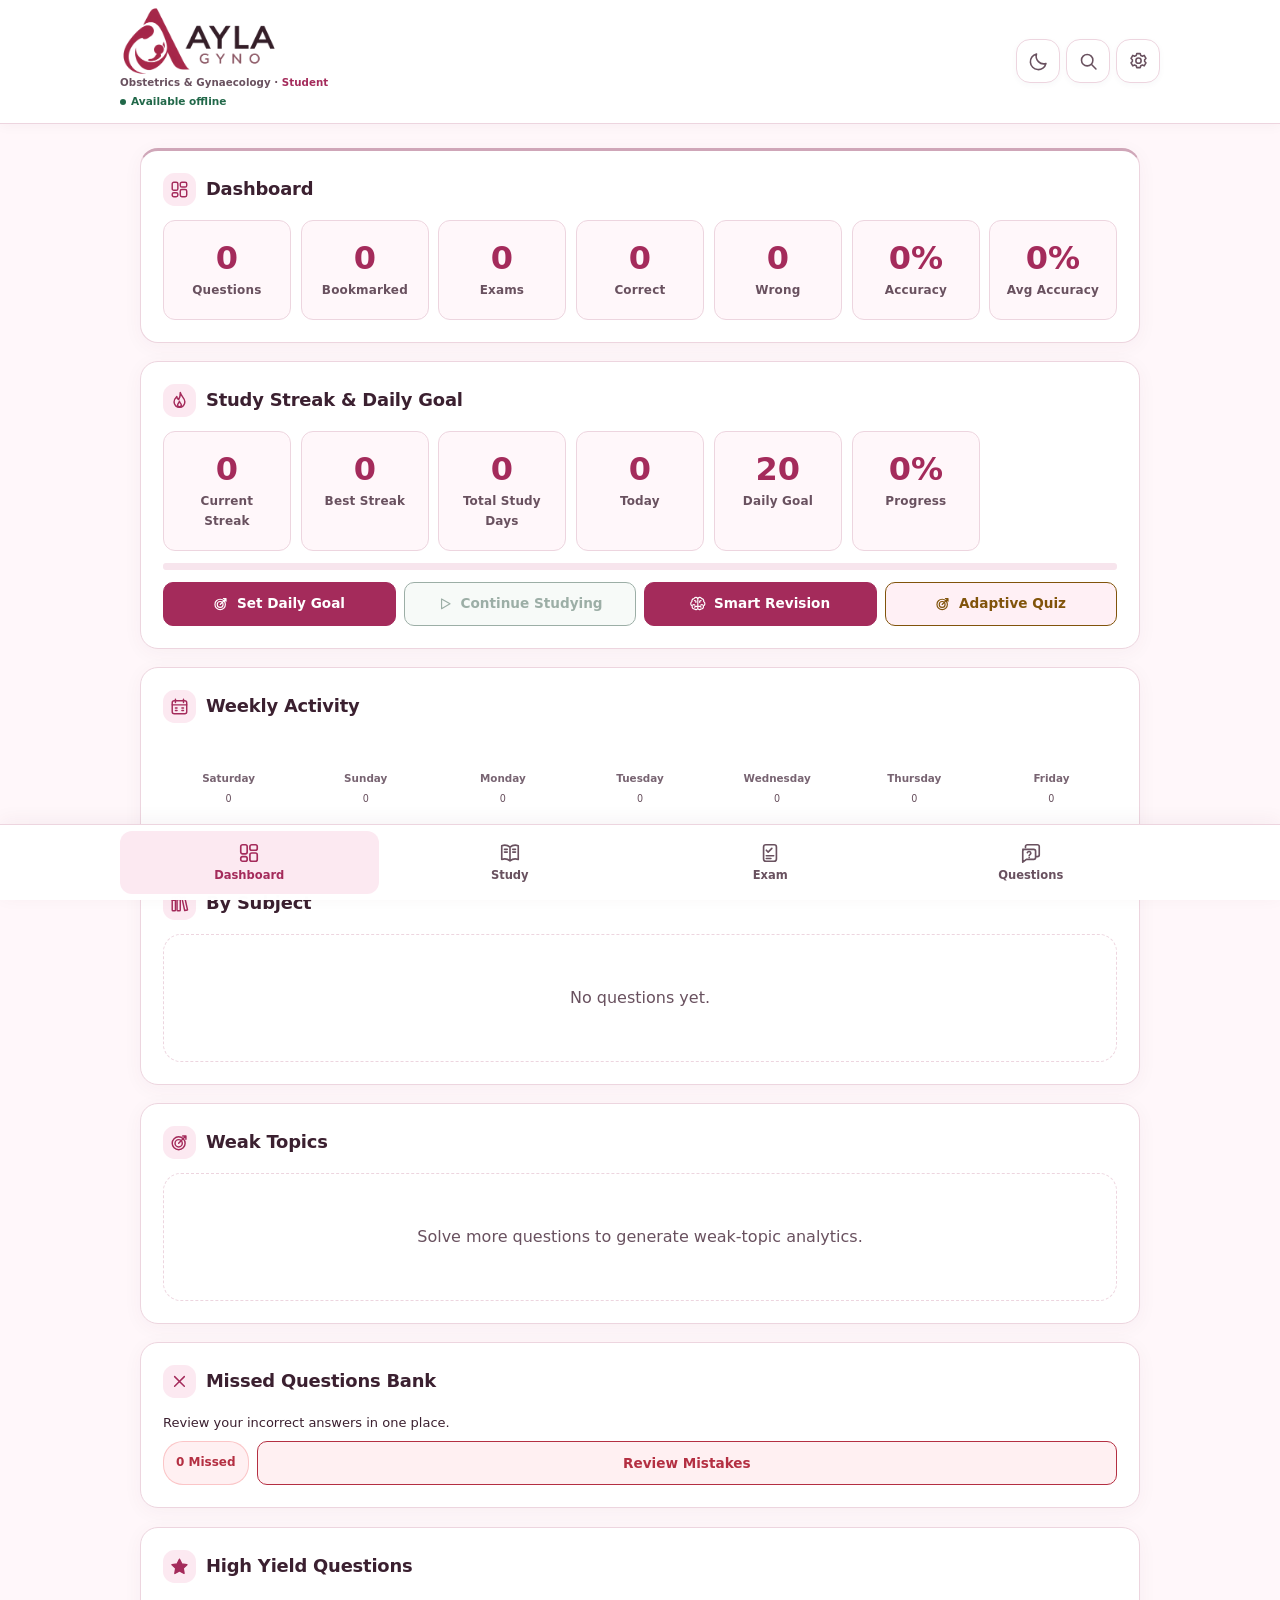
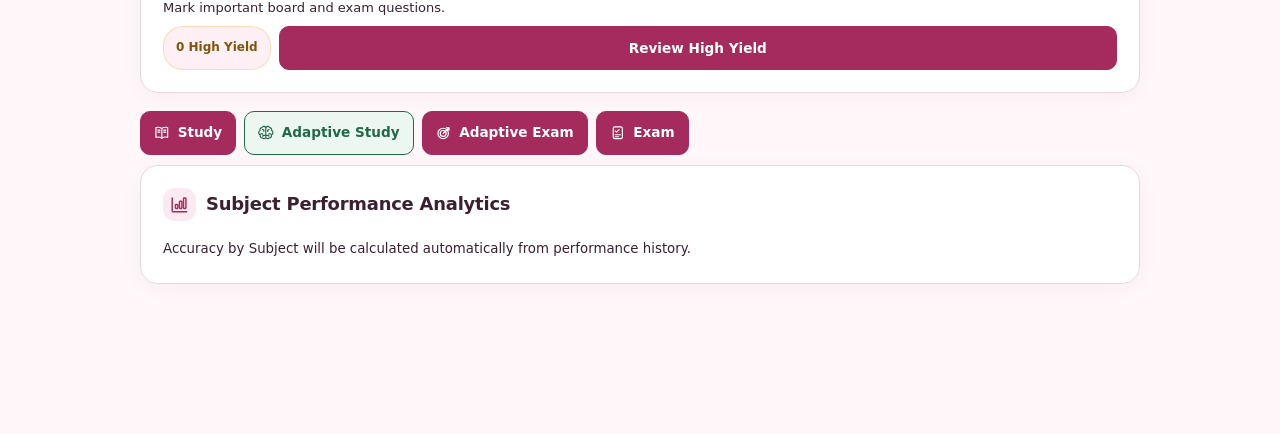
<file: index.html>
<!DOCTYPE html>
<html lang="en" dir="ltr">
<head>
    <meta charset="UTF-8">
    <meta name="viewport" content="width=device-width, initial-scale=1.0, viewport-fit=cover">
    <meta name="theme-color" content="#a42b5b">
    <meta name="description" content="Obstetrics and gynaecology question bank with offline study, practice exams, and progress tracking.">
    <title>AYLA GYNO — Student</title>

    <link rel="manifest" href="manifest.json">
    <link rel="icon" type="image/png" href="icon-192.png">
    <link rel="apple-touch-icon" href="icon-192.png">
    <meta name="mobile-web-app-capable" content="yes">
    <meta name="apple-mobile-web-app-capable" content="yes">
    <meta name="apple-mobile-web-app-status-bar-style" content="black-translucent">
    <meta name="apple-mobile-web-app-title" content="AYLA GYNO">

    <style>
        :root {
            --bg: #f4f6fb;
            --surface: rgba(15, 23, 42, 0.035);
            --surface-hover: rgba(15, 23, 42, 0.06);
            --surface-strong: rgba(15, 23, 42, 0.09);
            --border: rgba(15, 23, 42, 0.10);
            --border-strong: rgba(15, 23, 42, 0.18);
            --border-glow: rgba(0, 212, 255, 0.25);
            --text: #0f172a;
            --text2: #475569;
            --text-muted: #64748b;
            --primary: #0e7490;
            --primary-light: #0891b2;
            --primary-dark: #0891b2;
            --primary-glow: rgba(0, 212, 255, 0.35);
            --accent: #9333ea;
            --accent-light: #a855f7;
            --accent-glow: rgba(168, 85, 247, 0.35);
            --success: #047857;
            --success-glow: rgba(16, 185, 129, 0.35);
            --danger: #dc2626;
            --danger-glow: rgba(239, 68, 68, 0.35);
            --warning: #b45309;
            --warning-glow: rgba(245, 158, 11, 0.35);
            --shadow: 0 8px 32px rgba(15, 23, 42, 0.12);
            --shadow-lg: 0 12px 48px rgba(15, 23, 42, 0.16);
            --glow-primary: 0 0 40px rgba(0, 212, 255, 0.12);
            --glow-accent: 0 0 40px rgba(168, 85, 247, 0.12);
            --glass-rgb: 255, 255, 255;
            --radius: 20px;
            --radius-sm: 14px;
            --radius-lg: 24px;
            --radius-xl: 28px;
            --transition: 0.3s cubic-bezier(0.4, 0, 0.2, 1);
            --font: 'Segoe UI', system-ui, -apple-system, sans-serif;
            --nav-height: 72px;
            --max-width: 900px;
            --card-gap: 16px;
        }

        .dark-mode {
            --bg: #0a0e1a;
            --surface: rgba(255, 255, 255, 0.03);
            --surface-hover: rgba(255, 255, 255, 0.06);
            --surface-strong: rgba(255, 255, 255, 0.08);
            --border: rgba(255, 255, 255, 0.08);
            --border-strong: rgba(255, 255, 255, 0.15);
            --text: #e2e8f0;
            --text2: #94a3b8;
            --text-muted: #64748b;
            --primary: #00d4ff;
            --primary-light: #5eeaff;
            --primary-dark: #0891b2;
            --accent: #a855f7;
            --accent-light: #c084fc;
            --success: #10b981;
            --danger: #ef4444;
            --warning: #f59e0b;
            --shadow: 0 8px 32px rgba(0, 0, 0, 0.45);
            --shadow-lg: 0 12px 48px rgba(0, 0, 0, 0.6);
            --glass-rgb: 10, 14, 26;
        }

        * { box-sizing: border-box; margin: 0; padding: 0; -webkit-tap-highlight-color: transparent; }
        html { scroll-behavior: smooth; }

        body {
            font-family: var(--font);
            background: var(--bg);
            color: var(--text);
            line-height: 1.6;
            min-height: 100vh;
            overflow-x: hidden;
            padding-bottom: calc(var(--nav-height) + 24px);
            user-select: none;
            position: relative;
        }

        body::before {
            content: '';
            position: fixed;
            inset: 0;
            z-index: -2;
            background: 
                radial-gradient(ellipse at 15% 50%, rgba(0, 212, 255, 0.06) 0%, transparent 50%),
                radial-gradient(ellipse at 85% 20%, rgba(168, 85, 247, 0.06) 0%, transparent 50%),
                radial-gradient(ellipse at 50% 85%, rgba(16, 185, 129, 0.04) 0%, transparent 50%),
                radial-gradient(ellipse at 70% 70%, rgba(232, 148, 58, 0.03) 0%, transparent 40%);
            pointer-events: none;
        }

        body::after {
            content: '';
            position: fixed;
            inset: 0;
            z-index: -1;
            background-image: 
                linear-gradient(rgba(255,255,255,0.015) 1px, transparent 1px),
                linear-gradient(90deg, rgba(255,255,255,0.015) 1px, transparent 1px);
            background-size: 60px 60px;
            pointer-events: none;
            mask-image: radial-gradient(ellipse at center, black 0%, transparent 70%);
            -webkit-mask-image: radial-gradient(ellipse at center, black 0%, transparent 70%);
        }

        .app-header {
            background: rgba(var(--glass-rgb), 0.75);
            backdrop-filter: blur(24px) saturate(1.2);
            -webkit-backdrop-filter: blur(24px) saturate(1.2);
            border-bottom: 1px solid var(--border);
            padding: 14px 18px;
            position: sticky;
            top: 0;
            z-index: 100;
            box-shadow: 0 4px 30px rgba(0,0,0,0.3);
        }

        .header-inner {
            max-width: var(--max-width);
            margin: 0 auto;
            display: flex;
            align-items: center;
            justify-content: space-between;
            gap: 14px;
        }

        .logo {
            font-size: 1.25rem;
            font-weight: 800;
            background: linear-gradient(135deg, var(--primary) 0%, var(--accent) 100%);
            -webkit-background-clip: text;
            -webkit-text-fill-color: transparent;
            background-clip: text;
            display: flex;
            align-items: center;
            gap: 10px;
            letter-spacing: -0.3px;
        }

        .logo::before {
            content: '🦻';
            font-size: 1.4rem;
            -webkit-text-fill-color: initial;
            filter: drop-shadow(0 0 8px var(--primary-glow));
        }

        .offline-badge {
            font-size: 0.7rem;
            color: var(--success);
            display: flex;
            align-items: center;
            gap: 6px;
            margin-top: 2px;
            font-weight: 600;
        }

        .offline-badge::before {
            content: '';
            width: 7px;
            height: 7px;
            background: var(--success);
            border-radius: 50%;
            box-shadow: 0 0 8px var(--success-glow);
            animation: pulse-dot 2s infinite;
        }

        @keyframes pulse-dot {
            0%, 100% { opacity: 1; transform: scale(1); }
            50% { opacity: 0.6; transform: scale(0.85); }
        }

        .btn-icon {
            width: 42px;
            height: 42px;
            border-radius: 50%;
            border: 1px solid var(--border);
            background: var(--surface);
            color: var(--text2);
            cursor: pointer;
            font-size: 1.15rem;
            display: flex;
            align-items: center;
            justify-content: center;
            transition: all var(--transition);
        }

        .btn-icon:hover {
            background: var(--surface-hover);
            border-color: var(--border-strong);
            color: var(--primary);
            box-shadow: 0 0 20px var(--primary-glow);
            transform: translateY(-1px);
        }

        .btn-icon:active { transform: scale(0.92); }

        .main-content {
            max-width: var(--max-width);
            margin: 0 auto;
            padding: 18px;
            animation: fadeIn 0.4s ease;
        }

        @keyframes fadeIn {
            from { opacity: 0; transform: translateY(12px); }
            to { opacity: 1; transform: translateY(0); }
        }

        .card {
            will-change: transform;
            background: var(--surface);
            border-radius: var(--radius);
            padding: 22px;
            margin-bottom: var(--card-gap);
            box-shadow: var(--shadow), inset 0 1px 0 rgba(255,255,255,0.04);
            border: 1px solid var(--border);
            transition: all var(--transition);
            position: relative;
            overflow: hidden;
        }

        .card::before {
            content: '';
            position: absolute;
            top: 0;
            left: 0;
            right: 0;
            height: 1px;
            background: linear-gradient(90deg, transparent, rgba(255,255,255,0.1), transparent);
        }

        .card:hover {
            border-color: var(--border-strong);
            box-shadow: var(--shadow-lg), var(--glow-primary);
            transform: translateY(-2px);
        }

        .card, .question-block, .stat-card {
            contain: layout paint;
        }

        .card-header {
            font-weight: 700;
            font-size: 1.15rem;
            margin-bottom: 14px;
            display: flex;
            align-items: center;
            gap: 10px;
            color: var(--text);
            letter-spacing: -0.2px;
        }

        .stat-card {
            background: linear-gradient(135deg, rgba(255,255,255,0.04), rgba(255,255,255,0.01));
            border-radius: var(--radius-sm);
            padding: 18px 14px;
            text-align: center;
            border: 1px solid var(--border);
            transition: all var(--transition);
            position: relative;
            overflow: hidden;
        }

        .stat-card:hover {
            border-color: var(--border-strong);
            box-shadow: 0 0 25px rgba(0, 212, 255, 0.08);
            transform: translateY(-3px);
        }

        .stat-card::after {
            content: '';
            position: absolute;
            top: -50%;
            left: -50%;
            width: 200%;
            height: 200%;
            background: radial-gradient(circle, rgba(0,212,255,0.06) 0%, transparent 60%);
            opacity: 0;
            transition: opacity 0.3s;
            pointer-events: none;
        }

        .stat-card:hover::after { opacity: 1; }

        .stat-value {
            font-size: 2rem;
            font-weight: 800;
            background: linear-gradient(135deg, var(--primary), var(--primary-light));
            -webkit-background-clip: text;
            -webkit-text-fill-color: transparent;
            background-clip: text;
            line-height: 1.2;
            margin-bottom: 4px;
            filter: drop-shadow(0 0 12px var(--primary-glow));
        }

        .stat-label {
            font-size: 0.7rem;
            color: var(--text2);
            text-transform: uppercase;
            letter-spacing: 1px;
            font-weight: 600;
        }

        .btn {
            display: inline-flex;
            align-items: center;
            justify-content: center;
            gap: 8px;
            padding: 12px 22px;
            border-radius: var(--radius-sm);
            border: 1px solid var(--border);
            cursor: pointer;
            font-weight: 600;
            font-size: 0.9rem;
            transition: all var(--transition);
            font-family: var(--font);
            background: linear-gradient(135deg, rgba(255,255,255,0.05), rgba(255,255,255,0.02));
            color: var(--text);
            position: relative;
            overflow: hidden;
        }

        .btn::before {
            content: '';
            position: absolute;
            inset: 0;
            background: linear-gradient(135deg, transparent, rgba(255,255,255,0.08), transparent);
            opacity: 0;
            transition: opacity 0.3s;
        }

        .btn:hover::before { opacity: 1; }
        .btn:active { transform: scale(0.96); }

        .btn-primary {
            background: linear-gradient(135deg, rgba(0, 212, 255, 0.18), rgba(0, 212, 255, 0.08));
            border-color: rgba(0, 212, 255, 0.35);
            color: var(--primary);
            box-shadow: 0 4px 20px rgba(0, 212, 255, 0.15);
        }

        .btn-primary:hover {
            box-shadow: 0 0 30px var(--primary-glow), 0 4px 20px rgba(0, 212, 255, 0.2);
            border-color: var(--primary);
            color: var(--primary-light);
            transform: translateY(-2px);
        }

        .btn-accent {
            background: linear-gradient(135deg, rgba(168, 85, 247, 0.18), rgba(168, 85, 247, 0.08));
            border-color: rgba(168, 85, 247, 0.35);
            color: var(--accent-light);
            box-shadow: 0 4px 20px rgba(168, 85, 247, 0.15);
        }

        .btn-accent:hover {
            box-shadow: 0 0 30px var(--accent-glow), 0 4px 20px rgba(168, 85, 247, 0.2);
            border-color: var(--accent);
            transform: translateY(-2px);
        }

        .btn-outline {
            background: transparent;
            border: 1.5px solid var(--border-strong);
            color: var(--text2);
        }

        .btn-outline:hover {
            border-color: var(--primary);
            color: var(--primary);
            box-shadow: 0 0 20px var(--primary-glow);
            background: rgba(0, 212, 255, 0.05);
        }

        .btn-success {
            background: linear-gradient(135deg, rgba(16, 185, 129, 0.18), rgba(16, 185, 129, 0.08));
            border-color: rgba(16, 185, 129, 0.35);
            color: var(--success);
            box-shadow: 0 4px 20px rgba(16, 185, 129, 0.15);
        }

        .btn-success:hover {
            box-shadow: 0 0 30px var(--success-glow);
            border-color: var(--success);
            transform: translateY(-2px);
        }

        .btn-danger {
            background: linear-gradient(135deg, rgba(239, 68, 68, 0.18), rgba(239, 68, 68, 0.08));
            border-color: rgba(239, 68, 68, 0.35);
            color: var(--danger);
            box-shadow: 0 4px 20px rgba(239, 68, 68, 0.15);
        }

        .btn-danger:hover {
            box-shadow: 0 0 30px var(--danger-glow);
            border-color: var(--danger);
            transform: translateY(-2px);
        }

        .btn-warning {
            background: linear-gradient(135deg, rgba(245, 158, 11, 0.18), rgba(245, 158, 11, 0.08));
            border-color: rgba(245, 158, 11, 0.35);
            color: var(--warning);
        }

        .btn-sm {
            padding: 8px 14px;
            font-size: 0.8rem;
            border-radius: 10px;
        }

        .btn-block { width: 100%; }
        .mt-2 { margin-top: 14px; }

        input, select, textarea {
            width: 100%;
            padding: 12px 16px;
            border-radius: var(--radius-sm);
            border: 1px solid var(--border);
            font-family: var(--font);
            font-size: 0.92rem;
            background: rgba(0, 0, 0, 0.2);
            color: var(--text);
            margin-bottom: 10px;
            transition: all var(--transition);
            outline: none;
        }

        input:focus, select:focus, textarea:focus {
            border-color: var(--primary);
            box-shadow: 0 0 0 3px rgba(0, 212, 255, 0.1), 0 0 20px var(--primary-glow);
            background: rgba(0, 0, 0, 0.3);
        }

        input::placeholder, textarea::placeholder { color: var(--text-muted); }

        label {
            font-weight: 600;
            font-size: 0.82rem;
            color: var(--text2);
            display: block;
            margin-bottom: 6px;
            text-transform: uppercase;
            letter-spacing: 0.5px;
        }

        .form-row {
            display: grid;
            grid-template-columns: 1fr 1fr 1fr;
            gap: 12px;
        }

        .question-block {
            will-change: transform;
            background: var(--surface);
            border-radius: var(--radius);
            padding: 24px;
            margin-bottom: 18px;
            border: 1px solid var(--border);
            box-shadow: var(--shadow), inset 0 1px 0 rgba(255,255,255,0.04);
            position: relative;
            overflow: hidden;
            transition: all var(--transition);
        }

        .question-block:hover {
            border-color: var(--border-strong);
            box-shadow: var(--shadow-lg), 0 0 30px rgba(0, 212, 255, 0.05);
        }

        .question-block::before {
            content: '';
            position: absolute;
            top: 0;
            left: 0;
            width: 4px;
            height: 100%;
            background: linear-gradient(180deg, var(--primary), var(--accent));
            opacity: 0.6;
            border-radius: var(--radius) 0 0 var(--radius);
        }

        .question-text {
            font-weight: 700;
            font-size: 1.08rem;
            margin-bottom: 18px;
            line-height: 1.5;
            color: var(--text);
            padding-left: 8px;
        }

        .option-btn {
            display: block;
            width: 100%;
            text-align: left;
            padding: 14px 18px;
            margin: 8px 0;
            border-radius: var(--radius-sm);
            border: 1.5px solid var(--border);
            background: linear-gradient(135deg, rgba(255,255,255,0.03), rgba(255,255,255,0.01));
            cursor: pointer;
            font-size: 0.95rem;
            transition: border-color 0.2s, background 0.2s, transform 0.2s, box-shadow 0.2s;
            color: var(--text);
            position: relative;
            overflow: hidden;
        }

        .option-btn:hover {
            background: linear-gradient(135deg, rgba(255,255,255,0.06), rgba(255,255,255,0.03));
            border-color: var(--border-strong);
            transform: translateX(4px);
            box-shadow: 0 4px 20px rgba(0,0,0,0.2);
        }

        .option-btn.selected {
            background: linear-gradient(135deg, rgba(0, 212, 255, 0.12), rgba(0, 212, 255, 0.04));
            border-color: var(--primary);
            box-shadow: 0 0 25px var(--primary-glow), inset 0 0 20px rgba(0, 212, 255, 0.05);
            color: var(--primary-light);
            transform: translateX(4px);
        }

        .option-btn.correct {
            background: linear-gradient(135deg, rgba(16, 185, 129, 0.12), rgba(16, 185, 129, 0.04));
            border-color: var(--success);
            box-shadow: 0 0 25px var(--success-glow);
            color: var(--success);
            transform: translateX(4px);
        }

        .option-btn.wrong {
            background: linear-gradient(135deg, rgba(239, 68, 68, 0.12), rgba(239, 68, 68, 0.04));
            border-color: var(--danger);
            box-shadow: 0 0 25px var(--danger-glow);
            color: var(--danger);
            transform: translateX(4px);
        }

        .option-label {
            display: inline-flex;
            align-items: center;
            justify-content: center;
            width: 28px;
            height: 28px;
            border-radius: 50%;
            background: rgba(255,255,255,0.06);
            border: 1px solid var(--border);
            margin-right: 12px;
            font-weight: 700;
            font-size: 0.85rem;
            transition: all 0.3s;
        }

        .option-btn.selected .option-label {
            background: var(--primary);
            color: var(--bg);
            border-color: var(--primary);
            box-shadow: 0 0 12px var(--primary-glow);
        }

        .option-btn.correct .option-label {
            background: var(--success);
            color: var(--bg);
            border-color: var(--success);
            box-shadow: 0 0 12px var(--success-glow);
        }

        .option-btn.wrong .option-label {
            background: var(--danger);
            color: var(--bg);
            border-color: var(--danger);
            box-shadow: 0 0 12px var(--danger-glow);
        }

        .explanation-box {
            margin-top: 16px;
            padding: 18px;
            background: linear-gradient(135deg, rgba(0, 212, 255, 0.06), rgba(0, 212, 255, 0.02));
            border-radius: 0 var(--radius-sm) var(--radius-sm) 0;
            border-left: 4px solid var(--primary);
            font-size: 0.92rem;
            color: var(--text2);
            border-top: 1px solid rgba(0, 212, 255, 0.1);
            border-right: 1px solid rgba(0, 212, 255, 0.1);
            border-bottom: 1px solid rgba(0, 212, 255, 0.1);
        }

        .badge {
            display: inline-flex;
            align-items: center;
            gap: 4px;
            padding: 5px 12px;
            border-radius: 20px;
            font-size: 0.72rem;
            font-weight: 700;
            letter-spacing: 0.3px;
            border: 1px solid;
        }

        .badge-primary {
            background: rgba(0, 212, 255, 0.1);
            color: var(--primary);
            border-color: rgba(0, 212, 255, 0.25);
            box-shadow: 0 0 12px rgba(0, 212, 255, 0.08);
        }

        .badge-accent {
            background: rgba(168, 85, 247, 0.1);
            color: var(--accent-light);
            border-color: rgba(168, 85, 247, 0.25);
            box-shadow: 0 0 12px rgba(168, 85, 247, 0.08);
        }

        .badge-success {
            background: rgba(16, 185, 129, 0.1);
            color: var(--success);
            border-color: rgba(16, 185, 129, 0.25);
        }

        .badge-danger {
            background: rgba(239, 68, 68, 0.1);
            color: var(--danger);
            border-color: rgba(239, 68, 68, 0.25);
        }

        .badge-warning {
            background: rgba(245, 158, 11, 0.1);
            color: var(--warning);
            border-color: rgba(245, 158, 11, 0.25);
        }

        .badge-group {
            background: rgba(108, 92, 231, 0.1);
            color: #a78bfa;
            border-color: rgba(139, 92, 246, 0.25);
        }

        .timer-display {
            font-size: 2.2rem;
            font-weight: 800;
            text-align: center;
            color: var(--primary);
            text-shadow: 0 0 30px var(--primary-glow);
            font-variant-numeric: tabular-nums;
            letter-spacing: 1px;
        }

        .timer-warning {
            color: var(--warning);
            text-shadow: 0 0 30px var(--warning-glow);
            animation: pulse-warning 1s infinite;
        }

        .timer-danger {
            color: var(--danger);
            text-shadow: 0 0 30px var(--danger-glow);
            animation: pulse-danger 0.6s infinite;
        }

        @keyframes pulse-warning {
            0%, 100% { opacity: 1; }
            50% { opacity: 0.7; }
        }

        @keyframes pulse-danger {
            0%, 100% { opacity: 1; transform: scale(1); }
            50% { opacity: 0.8; transform: scale(1.05); }
        }

        .progress-bar {
            height: 6px;
            background: rgba(255, 255, 255, 0.05);
            border-radius: 3px;
            overflow: hidden;
            margin: 12px 0;
            box-shadow: inset 0 1px 2px rgba(0,0,0,0.3);
        }

        .progress-fill {
            height: 100%;
            background: linear-gradient(90deg, var(--primary), var(--accent), var(--primary-light));
            background-size: 200% 100%;
            border-radius: 3px;
            transition: width 0.5s cubic-bezier(0.4, 0, 0.2, 1);
            box-shadow: 0 0 15px var(--primary-glow);
            animation: shimmer 2s infinite;
        }

        @keyframes shimmer {
            0% { background-position: 200% 0; }
            100% { background-position: -200% 0; }
        }

        .bottom-nav {
            position: fixed;
            bottom: 0;
            left: 0;
            right: 0;
            background: rgba(var(--glass-rgb), 0.92);
            backdrop-filter: blur(24px) saturate(1.2);
            -webkit-backdrop-filter: blur(24px) saturate(1.2);
            border-top: 1px solid var(--border);
            display: flex;
            z-index: 100;
            box-shadow: 0 -8px 40px rgba(0,0,0,0.4);
            height: var(--nav-height);
            padding: 0 10px;
            padding-bottom: env(safe-area-inset-bottom, 0);
        }

        .nav-item {
            flex: 1;
            display: flex;
            flex-direction: column;
            align-items: center;
            justify-content: center;
            gap: 3px;
            cursor: pointer;
            color: var(--text-muted);
            font-size: 0.65rem;
            font-weight: 600;
            border: none;
            background: none;
            position: relative;
            transition: all var(--transition);
            padding-top: 8px;
        }

        .nav-item span {
            font-size: 1.3rem;
            filter: grayscale(0.3);
            transition: all var(--transition);
        }

        .nav-item:hover { color: var(--text2); }

        .nav-item.active {
            color: var(--primary);
        }

        .nav-item.active span {
            filter: grayscale(0) drop-shadow(0 0 10px var(--primary-glow));
            transform: translateY(-2px);
        }

        .nav-item.active::after {
            content: '';
            position: absolute;
            top: 0;
            left: 25%;
            right: 25%;
            height: 3px;
            background: linear-gradient(90deg, transparent, var(--primary), transparent);
            border-radius: 0 0 4px 4px;
            box-shadow: 0 0 12px var(--primary-glow);
        }

        .hidden { display: none !important; }
        .text-center { text-align: center; }
        .flex-wrap { display: flex; flex-wrap: wrap; gap: 10px; align-items: center; }

        .empty-state {
            text-align: center;
            padding: 50px 24px;
            color: var(--text2);
            background: var(--surface);
            border-radius: var(--radius);
            border: 1px dashed var(--border);
        }

        .highlight {
            background: linear-gradient(135deg, rgba(0, 212, 255, 0.25), rgba(168, 85, 247, 0.15));
            color: var(--primary-light);
            padding: 1px 5px;
            border-radius: 4px;
            font-weight: 600;
            border: 1px solid rgba(0, 212, 255, 0.2);
        }

        .modal-field { margin-bottom: 14px; }

        #modalOverlay {
            position: fixed;
            inset: 0;
            background: rgba(0, 0, 0, 0.65);
            backdrop-filter: blur(8px);
            -webkit-backdrop-filter: blur(8px);
            z-index: 200;
            display: flex;
            align-items: flex-end;
            justify-content: center;
            opacity: 0;
            pointer-events: none;
            transition: opacity 0.3s ease;
        }

        #modalOverlay:not(.hidden) {
            opacity: 1;
            pointer-events: all;
        }

        #modalContent {
            background: linear-gradient(180deg, rgba(var(--glass-rgb), 0.98), rgba(var(--glass-rgb), 0.96));
            backdrop-filter: blur(40px);
            border-radius: var(--radius-lg) var(--radius-lg) 0 0;
            width: 100%;
            max-width: 900px;
            max-height: 88vh;
            overflow-y: auto;
            padding: 28px 24px calc(24px + env(safe-area-inset-bottom));
            border: 1px solid var(--border);
            border-bottom: none;
            box-shadow: 0 -20px 60px rgba(0,0,0,0.5);
            transform: translateY(20px);
            transition: transform 0.3s cubic-bezier(0.4, 0, 0.2, 1);
        }

        #modalOverlay:not(.hidden) #modalContent {
            transform: translateY(0);
        }

        #toastContainer {
            position: fixed;
            top: 24px;
            left: 50%;
            transform: translateX(-50%);
            z-index: 300;
            display: flex;
            flex-direction: column;
            align-items: center;
            gap: 10px;
            width: 90%;
            max-width: 400px;
            pointer-events: none;
        }

        #toastContainer > div {
            background: linear-gradient(135deg, rgba(var(--glass-rgb), 0.95), rgba(var(--glass-rgb), 0.93));
            backdrop-filter: blur(20px);
            border: 1px solid var(--border);
            color: var(--text);
            padding: 14px 24px;
            border-radius: var(--radius-xl);
            font-weight: 600;
            font-size: 0.9rem;
            box-shadow: var(--shadow-lg), 0 0 30px rgba(0,0,0,0.3);
            text-align: center;
            width: 100%;
            animation: toastIn 0.4s cubic-bezier(0.4, 0, 0.2, 1), toastOut 0.4s cubic-bezier(0.4, 0, 0.2, 1) 2.6s forwards;
            pointer-events: auto;
        }

        @keyframes toastIn {
            from { opacity: 0; transform: translateY(-20px) scale(0.95); }
            to { opacity: 1; transform: translateY(0) scale(1); }
        }

        @keyframes toastOut {
            from { opacity: 1; transform: translateY(0) scale(1); }
            to { opacity: 0; transform: translateY(-20px) scale(0.95); }
        }

        ::-webkit-scrollbar { width: 6px; }
        ::-webkit-scrollbar-track { background: transparent; }
        ::-webkit-scrollbar-thumb {
            background: var(--border-strong);
            border-radius: 3px;
        }
        ::-webkit-scrollbar-thumb:hover { background: var(--text-muted); }

        .card > div[style*="display:flex"][style*="justify-content:space-between"] {
            background: linear-gradient(135deg, rgba(255,255,255,0.03), transparent);
            border-radius: var(--radius-sm);
            padding: 10px 14px;
            margin: 6px 0;
            border: 1px solid var(--border);
            transition: all 0.3s;
        }

        .card > div[style*="display:flex"][style*="justify-content:space-between"]:hover {
            background: linear-gradient(135deg, rgba(255,255,255,0.06), rgba(0,212,255,0.03));
            border-color: var(--border-strong);
            transform: translateX(4px);
            box-shadow: 0 4px 20px rgba(0,0,0,0.2);
        }

        .book-chip {
            display: inline-block;
            padding: 6px 12px;
            margin: 4px;
            border-radius: 20px;
            background: linear-gradient(135deg, rgba(0, 212, 255, 0.15), rgba(0, 212, 255, 0.05));
            border: 1px solid rgba(0, 212, 255, 0.25);
            color: var(--primary);
            font-size: 12px;
            font-weight: 600;
        }

        .view-q-btn, .bookmark-btn {
            transition: all 0.3s !important;
        }

        .view-q-btn:hover, .bookmark-btn:hover {
            transform: scale(1.05);
            box-shadow: 0 0 20px var(--primary-glow);
        }

        .question-block .badge {
            margin-left: 8px;
        }

        .card.text-center .stat-value {
            font-size: 4rem;
            background: linear-gradient(135deg, var(--primary), var(--accent), var(--primary-light));
            -webkit-background-clip: text;
            -webkit-text-fill-color: transparent;
            background-clip: text;
            filter: drop-shadow(0 0 20px var(--primary-glow));
        }

        .card > div[style*="display:flex"][style*="gap:8px"] .btn {
            flex: 1;
            min-width: 120px;
            justify-content: center;
        }

        [data-study-mode] {
            flex: 1;
            justify-content: center;
        }

        .card > div[style*="grid-template-columns"] {
            gap: 12px;
        }

        .card > p[style*="font-size:0.85rem"] {
            color: var(--text-muted);
            margin-top: 8px;
            font-weight: 500;
        }

        .question-block .flex-wrap {
            margin-top: 12px;
        }

        .question-block div[style*="margin-top:8px"] .btn {
            margin-top: 4px;
        }

        #modalContent h3 {
            color: var(--text);
            margin-bottom: 18px;
            font-size: 1.3rem;
            font-weight: 700;
            background: linear-gradient(135deg, var(--primary), var(--accent));
            -webkit-background-clip: text;
            -webkit-text-fill-color: transparent;
            background-clip: text;
        }

        select {
            appearance: none;
            background-image: url("data:image/svg+xml,%3Csvg xmlns='http://www.w3.org/2000/svg' width='12' height='12' viewBox='0 0 12 12'%3E%3Cpath fill='%2394a3b8' d='M6 8L1 3h10z'/%3E%3C/svg%3E");
            background-repeat: no-repeat;
            background-position: right 14px center;
            padding-right: 36px;
        }

        *:focus-visible {
            outline: 2px solid var(--primary);
            outline-offset: 2px;
            border-radius: 4px;
        }

        button:disabled {
            opacity: 0.4;
            cursor: not-allowed;
            filter: grayscale(0.5);
        }

        button:disabled:hover {
            transform: none;
            box-shadow: none;
        }

        input[type="file"] {
            padding: 10px;
            border-style: dashed;
            cursor: pointer;
        }

        input[type="file"]::file-selector-button {
            background: var(--surface-strong);
            border: 1px solid var(--border);
            color: var(--text);
            padding: 8px 14px;
            border-radius: 8px;
            margin-right: 12px;
            cursor: pointer;
            font-weight: 600;
            transition: all 0.3s;
        }

        input[type="file"]::file-selector-button:hover {
            background: var(--primary);
            color: var(--bg);
            border-color: var(--primary);
            box-shadow: 0 0 15px var(--primary-glow);
        }

        textarea {
            resize: vertical;
            min-height: 100px;
        }

        hr {
            border: none;
            height: 1px;
            background: linear-gradient(90deg, transparent, var(--border-strong), transparent);
            margin: 16px 0;
        }

        .explanation-box strong {
            color: var(--primary-light);
            font-weight: 700;
        }

        .option-btn span[style*="float:right"] {
            background: var(--surface-strong);
            padding: 2px 10px;
            border-radius: 12px;
            font-size: 0.75rem;
            font-weight: 700;
            border: 1px solid var(--border);
        }

        .reclass-btn {
            position: absolute;
            top: 10px;
            right: 10px;
            z-index: 99;
            padding: 5px 10px;
            font-size: 11px;
            background: var(--surface);
            border: 1px solid var(--border);
            color: var(--text2);
            border-radius: 8px;
            cursor: pointer;
            transition: all 0.3s;
        }

        .reclass-btn:hover {
            border-color: var(--primary);
            color: var(--primary);
            box-shadow: 0 0 15px var(--primary-glow);
        }

        .subject-card, .book-card {
            padding: 14px;
            border: 1.5px solid var(--border);
            border-radius: var(--radius-sm);
            margin: 6px;
            cursor: pointer;
            display: inline-flex;
            flex-direction: column;
            align-items: center;
            gap: 8px;
            background: linear-gradient(135deg, rgba(255,255,255,0.03), rgba(255,255,255,0.01));
            transition: all 0.3s;
            min-width: 100px;
            text-align: center;
        }

        .subject-card:hover, .book-card:hover {
            border-color: var(--primary);
            box-shadow: 0 0 25px var(--primary-glow);
            transform: translateY(-3px);
            background: linear-gradient(135deg, rgba(0,212,255,0.08), rgba(168,85,247,0.05));
        }

        .subject-card.selected, .book-card.selected {
            background: linear-gradient(135deg, rgba(0,212,255,0.15), rgba(168,85,247,0.1));
            border-color: var(--primary);
            color: var(--primary-light);
            box-shadow: 0 0 25px var(--primary-glow);
        }

        .card-grid {
            display: flex;
            flex-wrap: wrap;
            gap: 8px;
            max-height: 260px;
            overflow: auto;
            padding: 4px;
        }

        .tree-node {
            padding: 10px;
            border: 1px solid var(--border);
            margin: 6px 0;
            border-radius: var(--radius-sm);
            cursor: pointer;
            background: var(--surface);
            transition: all 0.3s;
        }

        .tree-node:hover {
            border-color: var(--border-strong);
            background: var(--surface-hover);
            transform: translateX(4px);
        }

        .review-badge {
            background: var(--danger);
            color: #fff;
            padding: 3px 10px;
            border-radius: 12px;
            font-size: 11px;
            font-weight: 700;
            box-shadow: 0 0 12px var(--danger-glow);
        }

        .hierarchy-panel {
            padding: 14px;
            border: 1px solid var(--border);
            border-radius: var(--radius);
            margin: 10px 0;
            background: var(--surface);
        }

        .drag-item {
            padding: 10px;
            margin: 6px 0;
            border: 1.5px dashed var(--primary);
            border-radius: var(--radius-sm);
            background: rgba(0, 212, 255, 0.03);
        }

        .duplicate-panel {
            padding: 12px;
            border: 1px solid var(--border);
            border-radius: var(--radius-sm);
            margin: 8px 0;
            background: var(--surface);
        }

        .analytics-card {
            padding: 12px;
            border-left: 4px solid var(--primary);
            margin: 8px 0;
            background: linear-gradient(90deg, rgba(0,212,255,0.05), transparent);
            border-radius: 0 var(--radius-sm) var(--radius-sm) 0;
        }

        .dashboard-widget {
            padding: 14px;
            border: 1px solid var(--border);
            border-radius: var(--radius);
            margin: 10px 0;
            background: linear-gradient(135deg, rgba(255,255,255,0.03), transparent);
        }

        .heatmap-cell {
            display: inline-block;
            padding: 10px;
            margin: 4px;
            border-radius: var(--radius-sm);
            background: rgba(0, 212, 255, 0.08);
            border: 1px solid rgba(0, 212, 255, 0.15);
            font-size: 0.8rem;
            font-weight: 600;
            color: var(--primary-light);
            transition: all 0.3s;
        }

        .heatmap-cell:hover {
            background: rgba(0, 212, 255, 0.15);
            box-shadow: 0 0 15px var(--primary-glow);
            transform: translateY(-2px);
        }

        .recommendation-card {
            padding: 12px;
            border-left: 4px solid var(--accent);
            margin: 8px 0;
            background: linear-gradient(90deg, rgba(168,85,247,0.05), transparent);
            border-radius: 0 var(--radius-sm) var(--radius-sm) 0;
        }

        .chart-bar {
            height: 28px;
            margin: 6px 0;
            background: linear-gradient(90deg, rgba(0,212,255,0.15), rgba(168,85,247,0.1));
            border-radius: var(--radius-sm);
            padding: 6px 12px;
            display: flex;
            align-items: center;
            font-size: 0.85rem;
            font-weight: 600;
            color: var(--text);
            border: 1px solid var(--border);
            overflow: hidden;
            position: relative;
        }

        .drag-drop-zone {
            min-height: 70px;
            border: 2px dashed var(--primary);
            padding: 14px;
            border-radius: var(--radius);
            background: rgba(0, 212, 255, 0.03);
            display: flex;
            align-items: center;
            justify-content: center;
            color: var(--text2);
            font-weight: 600;
            transition: all 0.3s;
        }

        .drag-drop-zone:hover {
            background: rgba(0, 212, 255, 0.06);
            box-shadow: 0 0 25px var(--primary-glow);
        }

        .readiness-card {
            padding: 14px;
            border: 1px solid var(--border);
            border-radius: var(--radius);
            margin: 10px 0;
            background: var(--surface);
        }

        .canvas-chart {
            width: 100%;
            height: 240px;
            border: 1px solid var(--border);
            border-radius: var(--radius);
            background: var(--surface);
        }

        .planner-card {
            padding: 14px;
            border: 1px solid var(--border);
            border-radius: var(--radius);
            margin: 10px 0;
            background: linear-gradient(135deg, rgba(255,255,255,0.02), transparent);
        }

        .ai-card {
            padding: 14px;
            border: 1px solid var(--border);
            border-radius: var(--radius);
            margin: 10px 0;
            background: linear-gradient(135deg, rgba(168,85,247,0.05), transparent);
        }

        .forecast-good {
            color: var(--success);
            font-weight: 800;
            text-shadow: 0 0 10px var(--success-glow);
        }

        .floating-reclassify-btn {
            position: fixed;
            right: 18px;
            bottom: 100px;
            z-index: 99;
            background: linear-gradient(135deg, rgba(0,212,255,0.2), rgba(168,85,247,0.2));
            border: 1px solid var(--border-glow);
            color: var(--primary);
            padding: 12px 18px;
            border-radius: 50px;
            font-weight: 700;
            backdrop-filter: blur(20px);
            box-shadow: 0 8px 32px rgba(0,0,0,0.4), 0 0 20px var(--primary-glow);
            cursor: pointer;
            transition: all 0.3s;
        }

        .floating-reclassify-btn:hover {
            transform: translateY(-3px) scale(1.05);
            box-shadow: 0 12px 40px rgba(0,0,0,0.5), 0 0 30px var(--primary-glow);
        }


        .lecture-card {
            cursor: pointer;
            transition: all 0.25s ease;
        }
        .lecture-card:hover {
            border-color: var(--primary);
            box-shadow: 0 0 25px var(--primary-glow);
            transform: translateY(-2px);
        }
        .lecture-card .lecture-exam-btn {
            opacity: 0.7;
            transition: opacity 0.2s;
        }
        .lecture-card:hover .lecture-exam-btn {
            opacity: 1;
        }
        @media (max-width: 600px) {
            .form-row { grid-template-columns: 1fr; }
            .stat-value { font-size: 1.6rem; }
            .question-block { padding: 18px; }
            .card { padding: 18px; }
            .logo { font-size: 1.1rem; }
        }
    </style>
    <style id="adam-mobile-design">
/* AYLA GYNO: shared, offline-ready design for the admin and student editions. */
:root {
    color-scheme: light;
    --bg: #f3f6fa;
    --panel: #ffffff;
    --surface: #ffffff;
    --surface-hover: #eef4fa;
    --surface-strong: #e5edf5;
    --border: #dce5ef;
    --border-strong: #b6c8d9;
    --text: #102d49;
    --text2: #4e6277;
    --text-muted: #5e7083;
    --primary: #176b9b;
    --primary-light: #176b9b;
    --primary-dark: #0f517a;
    --primary-rgb: 23, 107, 155;
    --primary-soft: #eaf3fa;
    --primary-glow: rgba(23, 107, 155, .12);
    --accent: #255f8f;
    --accent-light: #255f8f;
    --accent-glow: rgba(37, 95, 143, .12);
    --success: #167046;
    --success-soft: #edf8f1;
    --danger: #b82c3b;
    --danger-soft: #fff0f1;
    --warning: #855600;
    --shadow: 0 4px 18px rgba(16, 45, 73, .045);
    --shadow-lg: 0 10px 30px rgba(16, 45, 73, .09);
    --glow-primary: none;
    --glow-accent: none;
    --glass-rgb: 255, 255, 255;
    --radius: 18px;
    --radius-sm: 12px;
    --radius-lg: 22px;
    --radius-xl: 24px;
    --transition: .18s ease;
    --font: 'Segoe UI', Tahoma, Arial, sans-serif;
    --nav-height: 76px;
    --max-width: 1040px;
    --card-gap: 18px;
}
.dark-mode {
    color-scheme: dark;
    --bg: #0c1726;
    --panel: #152438;
    --surface: #152438;
    --surface-hover: #1c3148;
    --surface-strong: #243c53;
    --border: #2b4056;
    --border-strong: #526c85;
    --text: #edf4fc;
    --text2: #becdde;
    --text-muted: #a3b6cb;
    --primary: #80c7f0;
    --primary-light: #a3dcfc;
    --primary-dark: #1c6491;
    --primary-rgb: 128, 199, 240;
    --primary-soft: #1c354c;
    --primary-glow: rgba(128, 199, 240, .1);
    --accent: #a4c9ed;
    --accent-light: #a4c9ed;
    --success: #8bdfaf;
    --success-soft: #183b30;
    --danger: #ffb1b8;
    --danger-soft: #442733;
    --warning: #f5d08b;
    --shadow: 0 4px 18px rgba(0, 0, 0, .1);
    --shadow-lg: 0 10px 30px rgba(0, 0, 0, .18);
    --glass-rgb: 21, 36, 56;
}
html { scroll-padding-block: 120px calc(var(--nav-height) + env(safe-area-inset-bottom, 0px) + 24px); }
body {
    min-height: 100vh;
    min-height: 100dvh;
    padding-bottom: calc(var(--nav-height) + env(safe-area-inset-bottom, 0px) + 32px);
    line-height: 1.65;
    -webkit-text-size-adjust: 100%;
}
body::before, body::after { display: none; }
button, input, select, textarea { font-family: var(--font); }
button { touch-action: manipulation; }
button:focus-visible, a:focus-visible, input:focus-visible, select:focus-visible, textarea:focus-visible {
    outline: 3px solid var(--primary);
    outline-offset: 3px;
}
.app-header {
    padding: calc(12px + env(safe-area-inset-top, 0px)) max(20px, env(safe-area-inset-right, 0px)) 12px max(20px, env(safe-area-inset-left, 0px));
    background: rgba(var(--glass-rgb), .97);
    box-shadow: 0 2px 10px rgba(16, 45, 73, .04);
}
.header-inner { gap: 12px; flex-wrap: wrap; }
.brand-block { min-width: 0; flex: 1 1 148px; }
.logo {
    background: none;
    -webkit-text-fill-color: currentColor;
    color: var(--text);
    letter-spacing: -.4px;
    gap: 10px;
    font-size: 1.25rem;
    line-height: 1.25;
}
.logo::before { display: none; }
.brand-icon { width: 48px; height: 48px; border-radius: 14px; border: 1px solid var(--border); flex: 0 0 auto; }
.brand-name { min-width: 0; }
.brand-name small { display: block; font-size: .66rem; color: var(--text2); font-weight: 600; letter-spacing: .25px; margin-top: 3px; }
.edition-label { color: var(--primary); }
.offline-badge { margin: 4px 0 0 58px; font-size: .68rem; gap: 5px; }
.offline-badge::before { width: 6px; height: 6px; box-shadow: none; animation: none; }
.header-actions { display: flex; align-items: center; gap: 6px; }
.btn-icon { min-width: 44px; width: 44px; min-height: 44px; height: 44px; flex-shrink: 0; border-radius: 12px; box-shadow: none; }
.main-content { padding: 24px 20px; }
.card, .question-block { background: var(--panel); box-shadow: var(--shadow); will-change: auto; }
.card:hover, .question-block:hover, .stat-card:hover { transform: none; box-shadow: var(--shadow); }
.card::before, .stat-card::after, .btn::before { display: none; }
.card-header { font-size: 1.12rem; line-height: 1.5; flex-wrap: wrap; }
.card, .question-block, .stat-card, .card-header, .form-row > *, .question-text { min-width: 0; }
.card, .question-block { overflow-wrap: anywhere; }
.stat-card { background: var(--bg); border-color: var(--border); }
.stat-value, .card.text-center .stat-value { color: var(--primary); -webkit-text-fill-color: currentColor; background: none; filter: none; }
.stat-label { font-size: .75rem; text-transform: none; letter-spacing: .15px; }
.btn {
    min-height: 46px;
    max-width: 100%;
    padding: 11px 18px;
    line-height: 1.45;
    background: var(--panel);
    box-shadow: none;
    font-size: .92rem;
    white-space: normal;
    overflow-wrap: anywhere;
}
.btn-sm { min-height: 44px; padding: 9px 13px; font-size: .85rem; }
.btn-primary, .btn-accent {
    background: #176b9b;
    color: #fff;
    border-color: #176b9b;
    box-shadow: none;
}
.btn-primary:hover, .btn-accent:hover { background: #115982; color: #fff; border-color: #115982; box-shadow: none; transform: none; }
.dark-mode .btn-primary, .dark-mode .btn-accent { background: #80c7f0; color: #102d49; border-color: #80c7f0; }
.dark-mode .btn-primary:hover, .dark-mode .btn-accent:hover { background: #a3dcfc; color: #102d49; }
.btn-outline { background: transparent; color: var(--text2); border-color: var(--border-strong); }
.btn-outline:hover { background: var(--primary-soft); box-shadow: none; }
.btn-success { color: var(--success); background: var(--success-soft); border-color: var(--success); box-shadow: none; }
.btn-danger { color: var(--danger); background: var(--danger-soft); border-color: var(--danger); box-shadow: none; }
.btn-warning { color: var(--warning); background: var(--surface-hover); border-color: var(--warning); }
.btn-success:hover, .btn-danger:hover, .btn-warning:hover { transform: none; box-shadow: none; }
button:disabled { opacity: .5; }
input, select, textarea {
    background: var(--bg);
    border-color: var(--border-strong);
    font-size: 1rem;
    min-height: 46px;
    max-width: 100%;
    padding: 11px 13px;
    line-height: 1.5;
}
input:focus, select:focus, textarea:focus { background: var(--panel); box-shadow: 0 0 0 3px var(--primary-glow); }
input[type="checkbox"], input[type="radio"] { width: 22px; height: 22px; min-height: 22px; accent-color: var(--primary); }
input[type="file"] { font-size: .88rem; }
input[type="file"]::file-selector-button { background: var(--primary-soft); color: var(--primary); border-color: var(--border-strong); min-height: 36px; }
label { text-transform: none; letter-spacing: 0; font-size: .88rem; }
.form-row { grid-template-columns: repeat(3, minmax(0, 1fr)); }
.question-block { padding: 26px; }
.question-block::before { width: 3px; background: var(--primary); opacity: 1; }
.question-text { font-size: 1.1rem; font-weight: 650; line-height: 1.8; padding-left: 0; user-select: text; overflow-wrap: anywhere; }
.question-block > div[style*="display:flex"] > strong { min-width: 0; flex: 1; overflow-wrap: anywhere; }
.question-block > div[style*="display:flex"] { gap: 10px; }
.option-btn {
    display: grid;
    grid-template-columns: 30px minmax(0, 1fr);
    align-items: start;
    gap: 10px;
    min-height: 56px;
    padding: 14px 16px;
    margin: 10px 0;
    font: 400 1rem/1.65 var(--font);
    background: var(--panel);
    border-color: var(--border-strong);
    text-align: start;
    overflow-wrap: anywhere;
    box-shadow: none;
    transform: none;
}
.option-label { width: 30px; height: 30px; margin: 0; font-size: .82rem; background: var(--bg); border-color: var(--border-strong); flex-shrink: 0; }
.option-content { min-width: 0; align-self: center; white-space: pre-wrap; }
.option-btn:hover { background: var(--surface-hover); transform: none; box-shadow: none; }
.option-btn.selected { color: var(--text); background: var(--primary-soft); border: 2px solid var(--primary); box-shadow: none; transform: none; }
.option-btn.correct { color: var(--success); background: var(--success-soft); border: 2px solid var(--success); box-shadow: none; transform: none; }
.option-btn.wrong { color: var(--danger); background: var(--danger-soft); border: 2px solid var(--danger); box-shadow: none; transform: none; }
.option-btn.selected .option-label { background: var(--primary); color: var(--panel); box-shadow: none; }
.option-btn.correct .option-label { background: var(--success); color: var(--panel); box-shadow: none; }
.option-btn.wrong .option-label { background: var(--danger); color: var(--panel); box-shadow: none; }
.option-btn:disabled { opacity: 1; cursor: default; filter: none; }
.option-btn:disabled:hover { background: var(--panel); border-color: var(--border-strong); }
.option-btn.correct:disabled:hover { background: var(--success-soft); border-color: var(--success); }
.option-btn.wrong:disabled:hover { background: var(--danger-soft); border-color: var(--danger); }
.option-btn.selected:disabled:hover:not(.correct):not(.wrong) { background: var(--primary-soft); border-color: var(--primary); }
.option-btn span[style*="float:right"], .answer-status { grid-column: 2; float: none !important; justify-self: start; font-size: .78rem; font-weight: 650; }
.explanation-box { color: var(--text2); background: var(--primary-soft); border: 1px solid var(--border); border-left: 3px solid var(--primary); border-radius: var(--radius-sm); font-size: 1rem; line-height: 1.8; user-select: text; }
.explanation-box strong { color: var(--text); }
.question-reference { background: var(--bg); color: var(--text2); line-height: 1.7; user-select: text; }
.badge { max-width: 100%; white-space: normal; overflow-wrap: anywhere; font-size: .75rem; letter-spacing: 0; box-shadow: none; }
.badge-primary, .badge-accent, .badge-group, .book-chip { color: var(--primary); background: var(--primary-soft); border-color: var(--border); box-shadow: none; }
.badge-success { background: var(--success-soft); color: var(--success); }
.badge-danger { background: var(--danger-soft); color: var(--danger); }
.badge-warning { background: var(--surface-hover); color: var(--warning); }
.question-block .badge { margin-left: 0; }
.progress-bar { background: var(--surface-strong); box-shadow: none; height: 7px; }
.progress-fill { background: var(--primary); box-shadow: none; animation: none; }
.timer-display { font-size: 1.5rem; text-shadow: none; line-height: 1.5; }
.card > div[style*="display:flex"][style*="justify-content:space-between"],
.card > div[style*="display:flex"][style*="justify-content:space-between"]:hover { background: transparent; padding: 8px 0; border: 0; box-shadow: none; transform: none; gap: 10px; }
.card > div[style*="display:flex"][style*="justify-content:space-between"] > div { min-width: 0; }
.lecture-card .lecture-exam-btn { opacity: 1; }
.subject-card, .book-card, .tree-node { background: var(--panel); box-shadow: none; }
.subject-card.selected, .book-card.selected { background: var(--primary-soft); box-shadow: none; }
.bottom-nav {
    height: calc(var(--nav-height) + env(safe-area-inset-bottom, 0px));
    padding: 6px max(8px, env(safe-area-inset-right, 0px)) calc(6px + env(safe-area-inset-bottom, 0px)) max(8px, env(safe-area-inset-left, 0px));
    background: rgba(var(--glass-rgb), .98);
    box-shadow: 0 -4px 18px rgba(16, 45, 73, .05);
    gap: 2px;
}
.nav-item { min-width: 44px; min-height: 44px; flex: 1 1 0; padding: 7px 2px; border-radius: 12px; gap: 4px; font: 600 .72rem/1.3 var(--font); color: var(--text2); }
.nav-item svg { width: 22px; height: 22px; fill: none; stroke: currentColor; stroke-width: 1.8; stroke-linecap: round; stroke-linejoin: round; }
.nav-item.active { color: var(--primary); background: var(--primary-soft); }
.nav-item.active::after { display: none; }
#modalContent { background: var(--panel); box-shadow: var(--shadow-lg); max-height: 90vh; max-height: 90dvh; overscroll-behavior: contain; overflow-wrap: anywhere; scroll-padding-block: 20px; }
#modalOverlay { padding-top: env(safe-area-inset-top, 0px); background: rgba(5, 20, 36, .55); }
#toastContainer { top: calc(16px + env(safe-area-inset-top, 0px)); }
#toastContainer > div { background: var(--panel); border-radius: var(--radius-sm); box-shadow: var(--shadow-lg); }
.study-actions, .exam-actions { display: flex; gap: 8px; flex-wrap: wrap; }
.study-actions > .btn, .exam-actions > .btn { flex: 1 1 auto; }
.study-actions { padding-block: 6px; }
.floating-reclassify-btn { bottom: calc(var(--nav-height) + env(safe-area-inset-bottom, 0px) + 16px); background: var(--panel); box-shadow: var(--shadow); }
@media (min-width: 700px) {
    .bottom-nav { padding-inline: max(12px, calc((100% - 1040px) / 2)); }
    #modalOverlay { align-items: center; padding: 24px; }
    #modalContent { border: 1px solid var(--border); border-radius: var(--radius-lg); }
}
@media (max-width: 600px) {
    .app-header { padding-inline: max(14px, env(safe-area-inset-left, 0px)) max(14px, env(safe-area-inset-right, 0px)); }
    .main-content { padding: 18px max(14px, env(safe-area-inset-left, 0px)) 24px max(14px, env(safe-area-inset-right, 0px)); }
    .form-row { grid-template-columns: minmax(0, 1fr); gap: 4px; }
    .card { padding: 18px; }
    .question-block { padding: 20px 16px; }
    .question-text { font-size: 1.05rem; line-height: 1.8; }
    .option-btn { padding: 12px; gap: 9px; }
    .explanation-box { padding: 14px; }
    #modalContent { padding: 22px 16px calc(24px + env(safe-area-inset-bottom, 0px)); }
    .nav-item { font-size: .66rem; }
    .lecture-card > div:first-child { flex-wrap: wrap; gap: 10px; }
    .stat-card { padding: 16px 10px; }
    .stat-value { font-size: 1.7rem; }
}
@media (max-width: 374px) {
    .header-actions { flex: 1 1 100%; justify-content: space-between; padding-top: 8px; border-top: 1px solid var(--border); }
    .brand-block { flex-basis: 100%; }
    .card { padding: 16px; }
    .nav-item { font-size: .6rem; }
    .bottom-nav { padding-inline: 5px; gap: 0; }
}
@media (max-height: 500px) and (orientation: landscape) {
    .app-header { position: relative; padding-block: 8px; }
    :root { --nav-height: 60px; }
    .nav-item { flex-direction: row; gap: 6px; }
    #modalContent { max-height: 94vh; max-height: 94dvh; }
}
@media (hover: none) {
    .btn:hover, .btn-icon:hover, .option-btn:hover, .subject-card:hover, .book-card:hover, .tree-node:hover, .lecture-card:hover, .view-q-btn:hover, .bookmark-btn:hover { transform: none; box-shadow: none; }
}
@media (prefers-reduced-motion: reduce) {
    html { scroll-behavior: auto; }
    *, *::before, *::after { animation: none !important; transition: none !important; }
}

    </style>
    <style id="question-image-design">
.question-images { display: grid; grid-template-columns: repeat(auto-fit,minmax(min(100%,240px),1fr)); gap: 14px; margin: 16px 0; }
.question-image { min-width: 0; margin: 0; border: 1px solid var(--border); border-radius: 12px; overflow: hidden; background: var(--bg); }
.question-image-open { display: grid; place-items: center; padding: 8px; width: 100%; min-height: 100px; border: 0; background: var(--bg); color: var(--text2); cursor: zoom-in; font: inherit; }
.question-image-open:disabled { opacity: 1; cursor: default; }
.question-image img { display: block; width: 100%; max-height: 320px; object-fit: contain; }
.question-image img[hidden], .question-image-message[hidden] { display: none; }
.question-image figcaption { padding: 8px 12px; color: var(--text2); font-size: .82rem; overflow-wrap: anywhere; }
.image-enlarge-hint { color: var(--primary); white-space: nowrap; }
.question-image-message { padding: 18px 8px; font-size: .88rem; }
.image-editor { min-width: 0; border: 1px solid var(--border); border-radius: 12px; padding: 14px; margin: 14px 0; }
.image-editor legend { padding-inline: 6px; font-weight: 650; }
.image-editor > p { font-size: .85rem; color: var(--text2); margin-bottom: 12px; }
.image-editor .image-editor-error { color: var(--danger); }
.image-editor-previews { display: grid; grid-template-columns: repeat(auto-fit,minmax(min(100%,220px),1fr)); gap: 12px; margin-bottom: 14px; }
.image-editor-card { min-width: 0; background: var(--bg); border: 1px solid var(--border); border-radius: 12px; padding: 12px; }
.image-editor-card img { display: block; object-fit: contain; max-height: 150px; width: 100%; height: 120px; margin-bottom: 10px; }
.image-editor-card input { background: var(--panel); }
#questionImageViewer { position: fixed; inset: 0; z-index: 500; background: var(--panel); color: var(--text); display: grid; grid-template-rows: auto minmax(0,1fr) auto; padding: env(safe-area-inset-top,0px) env(safe-area-inset-right,0px) env(safe-area-inset-bottom,0px) env(safe-area-inset-left,0px); }
.image-viewer-toolbar { padding: 12px 16px; display: flex; align-items: center; justify-content: space-between; gap: 12px; flex-wrap: wrap; border-bottom: 1px solid var(--border); }
.image-viewer-toolbar > span { font-weight: 700; }
.image-viewer-toolbar > div { display: flex; gap: 6px; flex-wrap: wrap; }
.image-viewer-toolbar .btn { min-width: 44px; }
.image-viewer-scroll { overflow: auto; min-height: 0; min-width: 0; padding: 12px; overscroll-behavior: contain; background: var(--bg); }
.image-viewer-scroll img { display: block; max-width: none; height: auto; margin: auto; }
.image-viewer-caption { font-size: .88rem; padding: 12px 16px; border-top: 1px solid var(--border); overflow-wrap: anywhere; max-height: 20vh; overflow: auto; }
@media(max-width:600px) { .image-viewer-toolbar { padding: 10px; gap: 8px; } .image-viewer-toolbar .btn { padding: 8px 12px; } .question-image img { max-height: 280px; } .image-editor { padding: 12px; } }

    </style>
    <link rel="stylesheet" href="ui-icons.css">
    <link rel="stylesheet" href="ayla-theme.css">
</head>
<body>

    <header class="app-header">
        <div class="header-inner">
            <div class="brand-block"><div class="logo" aria-label="AYLA GYNO"><img class="brand-wordmark brand-wordmark-light" src="ayla-logo.png" alt="AYLA GYNO" width="1600" height="731"><img class="brand-wordmark brand-wordmark-dark" src="ayla-logo-dark.png" alt="" aria-hidden="true" width="1600" height="731"><span class="brand-name brand-sr-only">AYLA GYNO</span></div><p class="brand-subtitle">Obstetrics &amp; Gynaecology · <span class="edition-label">Student</span></p><div class="offline-badge">Available offline</div></div>
            <div class="header-actions" role="group" aria-label="App tools">
                <button class="btn-icon" id="btnDarkMode" title="Toggle theme" aria-label="Toggle theme"><svg xmlns="http://www.w3.org/2000/svg" viewBox="0 0 24 24" width="1em" height="1em" aria-hidden="true" focusable="false" class="ui-icon" data-ui-icon="moon" fill="none" stroke="currentColor" stroke-width="1.8" stroke-linecap="round" stroke-linejoin="round" style="pointer-events:none"><path d="M20.5 14.3A8.7 8.7 0 0 1 9.7 3.5 9 9 0 1 0 20.5 14.3Z"/></svg></button>
                <button class="btn-icon" id="btnSearch" title="Search questions" aria-label="Search questions"><svg xmlns="http://www.w3.org/2000/svg" viewBox="0 0 24 24" width="1em" height="1em" aria-hidden="true" focusable="false" class="ui-icon" data-ui-icon="search" fill="none" stroke="currentColor" stroke-width="1.8" stroke-linecap="round" stroke-linejoin="round" style="pointer-events:none"><circle cx="10.5" cy="10.5" r="6.5"/><path d="m15.5 15.5 5 5"/></svg></button>
                <button class="btn-icon" id="btnSettings" title="Settings" aria-label="Settings"><svg xmlns="http://www.w3.org/2000/svg" viewBox="0 0 24 24" width="1em" height="1em" aria-hidden="true" focusable="false" class="ui-icon" data-ui-icon="settings" fill="none" stroke="currentColor" stroke-width="1.8" stroke-linecap="round" stroke-linejoin="round" style="pointer-events:none"><path d="m10 3-.6 2.1-2 .9-1.9-1-2 3.5L5 10v2l-1.5 1.5 2 3.5 1.9-1 2 .9.6 2.1h4l.6-2.1 2-.9 1.9 1 2-3.5L19 12v-2l1.5-1.5-2-3.5-1.9 1-2-.9L14 3Z"/><circle cx="12" cy="11" r="3"/></svg></button>
            </div>
        </div>
    </header>

    <main class="main-content" id="mainContent"></main>

    <nav class="bottom-nav" id="bottomNav" aria-label="Main navigation">
        <button class="nav-item active" data-view="dashboard"><svg xmlns="http://www.w3.org/2000/svg" viewBox="0 0 24 24" width="1em" height="1em" aria-hidden="true" focusable="false" class="ui-icon" data-ui-icon="dashboard" fill="none" stroke="currentColor" stroke-width="1.8" stroke-linecap="round" stroke-linejoin="round" style="pointer-events:none"><rect x="3" y="3" width="7" height="10" rx="2"/><rect x="13" y="3" width="8" height="6" rx="2"/><rect x="3" y="16" width="7" height="5" rx="2"/><rect x="13" y="12" width="8" height="9" rx="2"/></svg>Dashboard</button>
        <button class="nav-item" data-view="study"><svg xmlns="http://www.w3.org/2000/svg" viewBox="0 0 24 24" width="1em" height="1em" aria-hidden="true" focusable="false" class="ui-icon" data-ui-icon="study" fill="none" stroke="currentColor" stroke-width="1.8" stroke-linecap="round" stroke-linejoin="round" style="pointer-events:none"><path d="M12 5.5C9.4 3.4 6.4 3 3 4v15c3.4-1 6.4-.6 9 1.5 2.6-2.1 5.6-2.5 9-1.5V4c-3.4-1-6.4-.6-9 1.5ZM12 5.5v15M6 8h3M6 11h3M15 8h3M15 11h3"/></svg>Study</button>
        <button class="nav-item" data-view="exam"><svg xmlns="http://www.w3.org/2000/svg" viewBox="0 0 24 24" width="1em" height="1em" aria-hidden="true" focusable="false" class="ui-icon" data-ui-icon="exam" fill="none" stroke="currentColor" stroke-width="1.8" stroke-linecap="round" stroke-linejoin="round" style="pointer-events:none"><rect x="5" y="3" width="14" height="18" rx="2.5"/><path d="m8 9 2 2 4-4M8 15h8M8 18h5"/></svg>Exam</button>
        <button class="nav-item" data-view="questions"><svg xmlns="http://www.w3.org/2000/svg" viewBox="0 0 24 24" width="1em" height="1em" aria-hidden="true" focusable="false" class="ui-icon" data-ui-icon="questions" fill="none" stroke="currentColor" stroke-width="1.8" stroke-linecap="round" stroke-linejoin="round" style="pointer-events:none"><path d="M17 16h2a2 2 0 0 0 2-2V5a2 2 0 0 0-2-2H8a2 2 0 0 0-2 2v1M3 8h12a2 2 0 0 1 2 2v7a2 2 0 0 1-2 2H7l-4 3V10a2 2 0 0 1 2-2"/><path d="M8 11.5a2 2 0 0 1 3.8.8c0 1.4-1.8 1.4-1.8 2.7M10 17h.01"/></svg>Questions</button>
    </nav>

    <div id="modalOverlay" class="hidden">
        <div id="modalContent"></div>
    </div>
    <div id="toastContainer"></div>

    <script src="ui-icons.js" defer></script>
    <script src="search-engine.js" defer></script>
    <script src="classification-guide.js" defer></script>
    <script src="taxonomy.js" defer></script>
    <script src="app.js" defer></script>
    <script src="jszip_min.js" defer></script>
    <script src="update-package.js" defer></script>

    <script>
        if ('serviceWorker' in navigator) {
            window.addEventListener('load', () => {
                navigator.serviceWorker.register('service-worker.js')
                    .then(reg => console.log('Service worker registered:', reg.scope))
                    .catch(err => console.warn('Service worker registration failed:', err));
            });
        }
    
async function populateDeleteBookDropdown(){
 const sel=document.getElementById('deleteGroupName');
 if(!sel) return;
 const groups=await db.getAllGroups();
 sel.innerHTML='<option value="">Select Book</option>'+groups.map(g=>`<option value="${escapeHTML(g)}">${escapeHTML(g)}</option>`).join('');
}
setTimeout(populateDeleteBookDropdown,300);


document.addEventListener('click', async (e)=>{
 if(e.target.classList.contains('add-hy')){
   await db.toggleHighYield(Number(e.target.dataset.qid));
   showToast('Added to High Yield','success');
   renderViewSafely('mistakes');
 }
 if(e.target.classList.contains('retry-question')){
   const qid=Number(e.target.dataset.qid);
   const q=await db.getQuestion(qid);
   if(!q) return;
   AppState.studyQuestions=[q];
   AppState.studyIndex=0;
   AppState.studyAnswers={};
   AppState.studyRevealed={};
   navigateTo('study');
   setTimeout(()=>renderStudyQuestion(),100);
 }
 if(e.target.classList.contains('remove-hy')){
   const qid=Number(e.target.dataset.qid);
   await db.toggleHighYield(qid);
   showToast('Removed from High Yield', 'success');
   renderViewSafely('highyield');
 }
});


function updateAvailableQuestionsInfo(){
 try{
   const info=document.getElementById('availableQuestionsInfo');
   if(!info || !window.db) return;
   db.getAllQuestions().then(qs=>{
      const subjSel=document.getElementById('examSubject');
      const grpSel=document.getElementById('examBook');
      let filtered=[...qs];

      const subjects=subjSel?[...subjSel.selectedOptions].map(x=>x.value).filter(v=>v!=='all'):[];
      const groups=grpSel?[...grpSel.selectedOptions].map(x=>x.value).filter(v=>v!=='all'):[];

      if(subjects.length) filtered=filtered.filter(q=>subjects.includes(q.subject));
      if(groups.length) filtered=filtered.filter(q=>groups.includes(q.group));

      info.textContent='Available Questions: '+filtered.length;
   });
 }catch(e){}
}
document.addEventListener('change',e=>{
 if(e.target && (e.target.id==='examSubject' || e.target.id==='examBook')){
   updateAvailableQuestionsInfo();
 }
});


// Exam dropdowns and their event listeners are maintained in app.js.
</script>

<script>
let _autoBackupWarned = false;
async function runAutoBackup(){
 try{
   if(window.db && db.exportAllData){
      const data = await db.exportAllData();
      localStorage.setItem('ayla_gyno_student_ENT_AUTO_BACKUP', JSON.stringify(data));
      _autoBackupWarned = false;
   }
 }catch(e){
   console.warn('Auto-backup failed:', e);
   if(!_autoBackupWarned && window.showToast){
     _autoBackupWarned = true;
     showToast("Auto-backup couldn't save (storage may be full). Your data in the app itself is unaffected.", 'warning');
   }
 }
}
// Primary mechanism: a browser is not guaranteed to wait for async work
// inside beforeunload before the tab actually closes, so a periodic backup
// is what actually protects a large question bank.
setInterval(runAutoBackup, 2*60*1000);
// Kept as a best-effort extra on top - still worth attempting, just no
// longer the only thing standing between a close and a stale backup.
window.addEventListener('beforeunload', ()=>{ runAutoBackup(); });

async function restoreAutoBackup(){
 try{
   const raw = localStorage.getItem('ayla_gyno_student_ENT_AUTO_BACKUP');
   if(!raw) return false;
   const data = JSON.parse(raw);
   if(window.db && confirm('Auto-backup found. Restore it?')){
      await db.clearAndRestore(data);
      return true;
   }
 }catch(e){}
 return false;
}
window.addEventListener('load', ()=>setTimeout(restoreAutoBackup,1000));
</script>

<script>
function validateImportedQuestionsStrict(arr){
 return Array.isArray(arr) && arr.length>0 &&
 arr.every(q=>q.questionText && q.correctAnswer);
}
</script>

<script>
function saveExamProgressAuto(state){
 try{localStorage.setItem('ayla_gyno_student_ent_exam_progress',JSON.stringify(state));}catch(e){}
}
function loadExamProgressAuto(){
 try{return JSON.parse(localStorage.getItem('ayla_gyno_student_ent_exam_progress')||'null');}
 catch(e){return null;}
}
function clearExamProgressAuto(){
 try{localStorage.removeItem('ayla_gyno_student_ent_exam_progress');}catch(e){}
}
</script>

<script>
function persistExamSession(currentIndex, answers){
 localStorage.setItem('ayla_gyno_student_ent_exam_session',JSON.stringify({
   currentIndex,
   answers,
   savedAt:new Date().toISOString()
 }));
}

function restoreExamSession(){
 try{
   return JSON.parse(localStorage.getItem('ayla_gyno_student_ent_exam_session')||'null');
 }catch(e){ return null; }
}

function clearExamSession(){
 localStorage.removeItem('ayla_gyno_student_ent_exam_session');
}
</script>

<script>
document.addEventListener('change',function(e){
 try{
   const t=e.target;
   if(t && (t.type==='radio' || t.type==='checkbox')){
      localStorage.setItem('ayla_gyno_student_ent_last_interaction',new Date().toISOString());
   }
 }catch(err){}
});
</script>

<script>
window.addEventListener('load',function(){
 try{
   const saved = localStorage.getItem('ayla_gyno_student_ent_exam_session');
   if(saved){ window.entSavedSession = JSON.parse(saved); }
 }catch(e){}
});

document.addEventListener('click',function(){
 try{
   const state={
     ts:Date.now(),
     url:location.hash||location.pathname
   };
   localStorage.setItem('ayla_gyno_student_ent_runtime_state',JSON.stringify(state));
 }catch(e){}
});

function entSaveAnswer(qid,answer){
 try{
   const data=JSON.parse(localStorage.getItem('ayla_gyno_student_ent_answers')||'{}');
   data[qid]=answer;
   localStorage.setItem('ayla_gyno_student_ent_answers',JSON.stringify(data));
 }catch(e){}
}
</script>

<script>
(function(){
const originalSubmitExam = window.submitExam;
if(originalSubmitExam){
 window.submitExam=function(){
   try{
      const results=(window.AppState&&AppState.lastExamResults)?AppState.lastExamResults:[];
      results.forEach(r=>{
        if(r && r.correct===false){
          let wrong=JSON.parse(localStorage.getItem('ayla_gyno_student_wrongQuestions')||'[]');
          if(!wrong.includes(r.id)) wrong.push(r.id);
          localStorage.setItem('ayla_gyno_student_wrongQuestions',JSON.stringify(wrong));
        }
      });
      if(window.AppState){
        const score=results.filter(r=>r.correct).length;
        if(typeof saveExamResult==='function'){
           saveExamResult(score,results.length);
        }
      }
      if(typeof clearExamProgressAuto==='function') clearExamProgressAuto();
      if(typeof clearExamSession==='function') clearExamSession();
   }catch(e){console.error(e);}
   return originalSubmitExam.apply(this,arguments);
 }
}
document.addEventListener('click',function(e){
 const opt=e.target.closest('[data-option]');
 if(!opt || !window.AppState) return;
 try{
   const idx=AppState.examAnswers.currentIndex||0;
   const q=AppState.examQuestions[idx];
   if(q){
      entSaveAnswer(q.id,opt.dataset.option);
      saveExamProgressAuto({
         currentIndex:idx,
         answers:AppState.examAnswers
      });
   }
 }catch(err){}
});
})();
</script>

<script>
window.addEventListener('load',()=>{
 try{
   const saved=JSON.parse(localStorage.getItem('ayla_gyno_student_ent_exam_session')||'null');
   if(saved){
      window.entRecoveredSession=saved;
      console.log('Recovered exam session',saved);
   }
 }catch(e){}
});

function entMarkWrongQuestion(questionId){
 try{
   let q=JSON.parse(localStorage.getItem('ayla_gyno_student_wrongQuestions')||'[]');
   if(!q.includes(questionId)){
      q.push(questionId);
      localStorage.setItem('ayla_gyno_student_wrongQuestions',JSON.stringify(q));
   }
 }catch(e){}
}

function entAddBookmark(questionId){
 try{
   let q=JSON.parse(localStorage.getItem('ayla_gyno_student_bookmarks')||'[]');
   if(!q.includes(questionId)){
      q.push(questionId);
      localStorage.setItem('ayla_gyno_student_bookmarks',JSON.stringify(q));
   }
 }catch(e){}
}
</script>

<script>
function entShowWrongCount(){
 const arr=JSON.parse(localStorage.getItem('ayla_gyno_student_wrongQuestions')||'[]');
 const el=document.getElementById('entReviewOutput');
 if(el) el.innerHTML='Wrong Questions: '+arr.length;
}
function entShowBookmarkCount(){
 const arr=JSON.parse(localStorage.getItem('ayla_gyno_student_bookmarks')||'[]');
 const el=document.getElementById('entReviewOutput');
 if(el) el.innerHTML='Bookmarks: '+arr.length;
}
window.addEventListener('load',()=>{
 try{
   const s=JSON.parse(localStorage.getItem('ayla_gyno_student_ent_exam_session')||'null');
   if(s){
     console.log('Session available for restore');
   }
 }catch(e){}
});
</script>

<div id="entResumePanel" style="display:none;position:fixed;top:20px;left:20px;right:20px;background:rgba(10,14,26,0.95);border:1px solid var(--border);border-radius:20px;padding:20px;z-index:9999;backdrop-filter:blur(20px);box-shadow:0 20px 60px rgba(0,0,0,0.5);">
<h3 style="margin-bottom:10px;color:var(--primary);">Resume Previous Exam</h3>
<p style="color:var(--text2);margin-bottom:16px;">A saved exam session was found.</p>
<button class="btn btn-primary" onclick="entResumeExam()" style="margin-right:10px;">Resume</button>
<button class="btn btn-outline" onclick="entDiscardExam()">Start New Exam</button>
</div>
<script>
function entResumeExam(){
 document.getElementById('entResumePanel').style.display='none';
 window.entResumeRequested=true;
}
function entDiscardExam(){
 localStorage.removeItem('ayla_gyno_student_ent_exam_session');
 document.getElementById('entResumePanel').style.display='none';
}
window.addEventListener('load',function(){
 try{
   const s=localStorage.getItem('ayla_gyno_student_ent_exam_session');
   if(s){
      const p=document.getElementById('entResumePanel');
      if(p) p.style.display='block';
   }
 }catch(e){}
});
</script>

<script>
function entSaveCurrentQuestion(questionIndex){
 try{
   localStorage.setItem('ayla_gyno_student_ent_last_question', String(questionIndex));
 }catch(e){}
}

function entGetLastQuestion(){
 try{
   return parseInt(localStorage.getItem('ayla_gyno_student_ent_last_question')||'0',10);
 }catch(e){ return 0; }
}

window.addEventListener('load',function(){
 try{
   const lastQ = entGetLastQuestion();
   window.entLastQuestionIndex = lastQ;
   console.log('Last Question Index:', lastQ);
 }catch(e){}
});
</script>

<script>
function entAppReadiness(){
 return {
   manifest: !!document.querySelector('link[rel="manifest"]'),
   privacy: !!document.querySelector('a[href*="privacy"]'),
   serviceWorker: ('serviceWorker' in navigator),
   version: localStorage.getItem('ayla_gyno_student_appVersion') || '1.0.0'
 };
}

function entShowReadiness(){
 const r=entAppReadiness();
 const el=document.getElementById('entReadinessOutput');
 if(el){
   el.innerHTML='Manifest: '+r.manifest+'<br>Privacy: '+r.privacy+'<br>Service Worker: '+r.serviceWorker+'<br>Version: '+escapeHTML(r.version);
 }
}
</script>
<script>
function entFinalAudit(){
 const report=[];
 report.push("Privacy Policy: " + (!!document.querySelector('a[href*="privacy"]')));
 report.push("Manifest: " + (!!document.querySelector('link[rel="manifest"]')));
 report.push("Service Worker: " + ('serviceWorker' in navigator));
 report.push("Bookmarks: " + JSON.parse(localStorage.getItem('ayla_gyno_student_bookmarks')||'[]').length);
 report.push("Wrong Questions: " + JSON.parse(localStorage.getItem('ayla_gyno_student_wrongQuestions')||'[]').length);
 const el=document.getElementById('entAuditOutput');
 if(el) el.innerHTML=report.join('<br>');
}
</script>


</body>
</html>
</file>
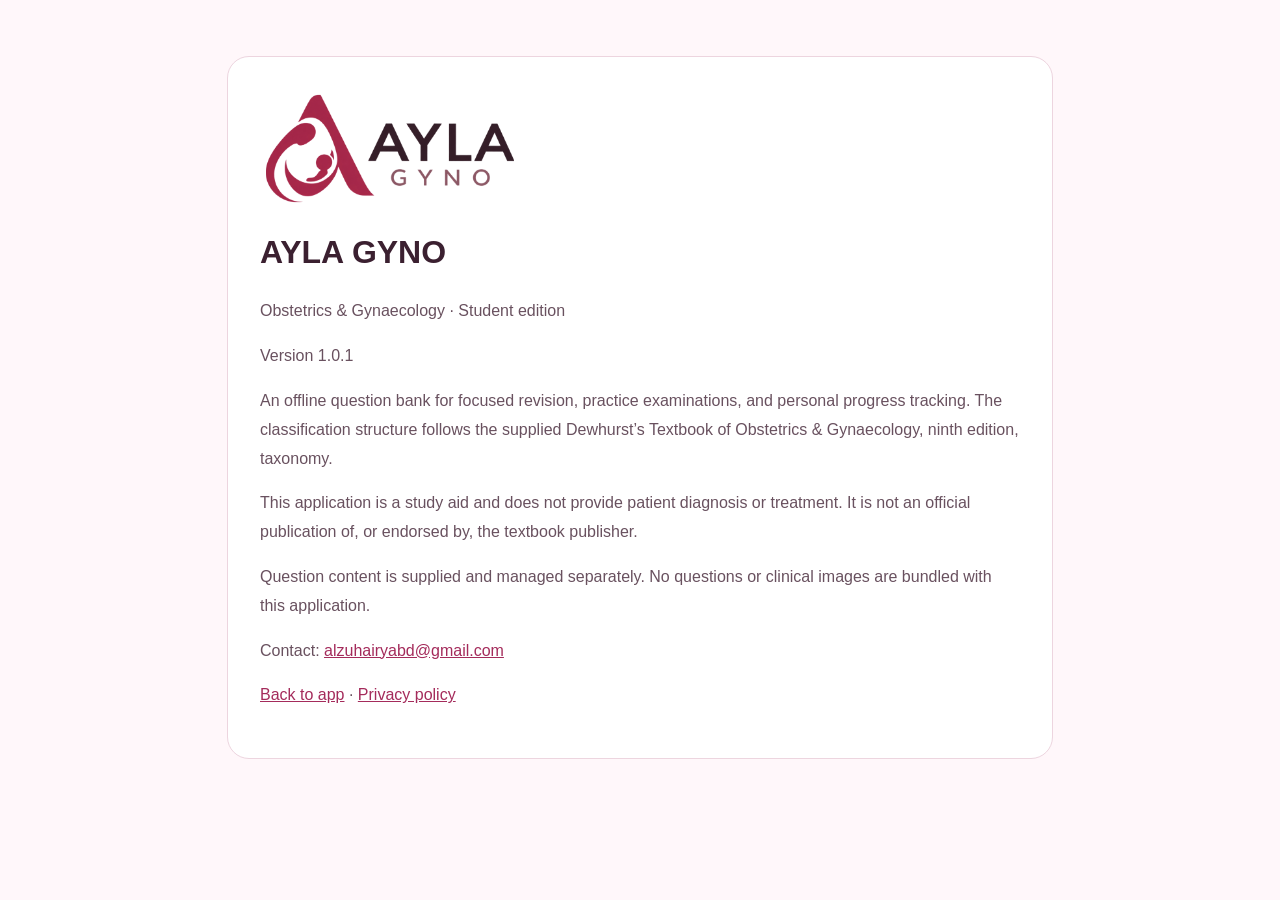
<file: about.html>
<!DOCTYPE html>
<html lang="en" dir="ltr"><head><meta charset="UTF-8"><meta name="viewport" content="width=device-width,initial-scale=1"><meta name="theme-color" content="#a42b5b"><title>About AYLA GYNO</title><link rel="stylesheet" href="ayla-theme.css"><style>body{font:16px/1.8 'Segoe UI',Arial,sans-serif;margin:0;padding:32px 20px}main{max-width:760px;margin:24px auto;background:var(--panel);border:1px solid var(--border);border-radius:22px;padding:32px}h1{margin:16px 0 4px;color:var(--text)}p{color:var(--text2)}a{color:var(--primary)}.about-wordmark{display:block;width:260px;max-width:100%;height:auto;margin-bottom:8px}.about-wordmark-dark{display:none}.dark-mode .about-wordmark-light{display:none}.dark-mode .about-wordmark-dark{display:block}</style></head><body><main><img class="about-wordmark about-wordmark-light" src="ayla-logo.png" alt="AYLA GYNO"><img class="about-wordmark about-wordmark-dark" src="ayla-logo-dark.png" alt="" aria-hidden="true"><h1>AYLA GYNO</h1><p>Obstetrics &amp; Gynaecology · Student edition</p><p>Version 1.0.1</p><p>An offline question bank for focused revision, practice examinations, and personal progress tracking. The classification structure follows the supplied Dewhurst’s Textbook of Obstetrics &amp; Gynaecology, ninth edition, taxonomy.</p><p>This application is a study aid and does not provide patient diagnosis or treatment. It is not an official publication of, or endorsed by, the textbook publisher.</p><p>Question content is supplied and managed separately. No questions or clinical images are bundled with this application.</p><p>Contact: <a href="mailto:alzuhairyabd@gmail.com">alzuhairyabd@gmail.com</a></p><p><a href="index.html">Back to app</a> · <a href="privacy.html">Privacy policy</a></p></main></body></html>
</file>
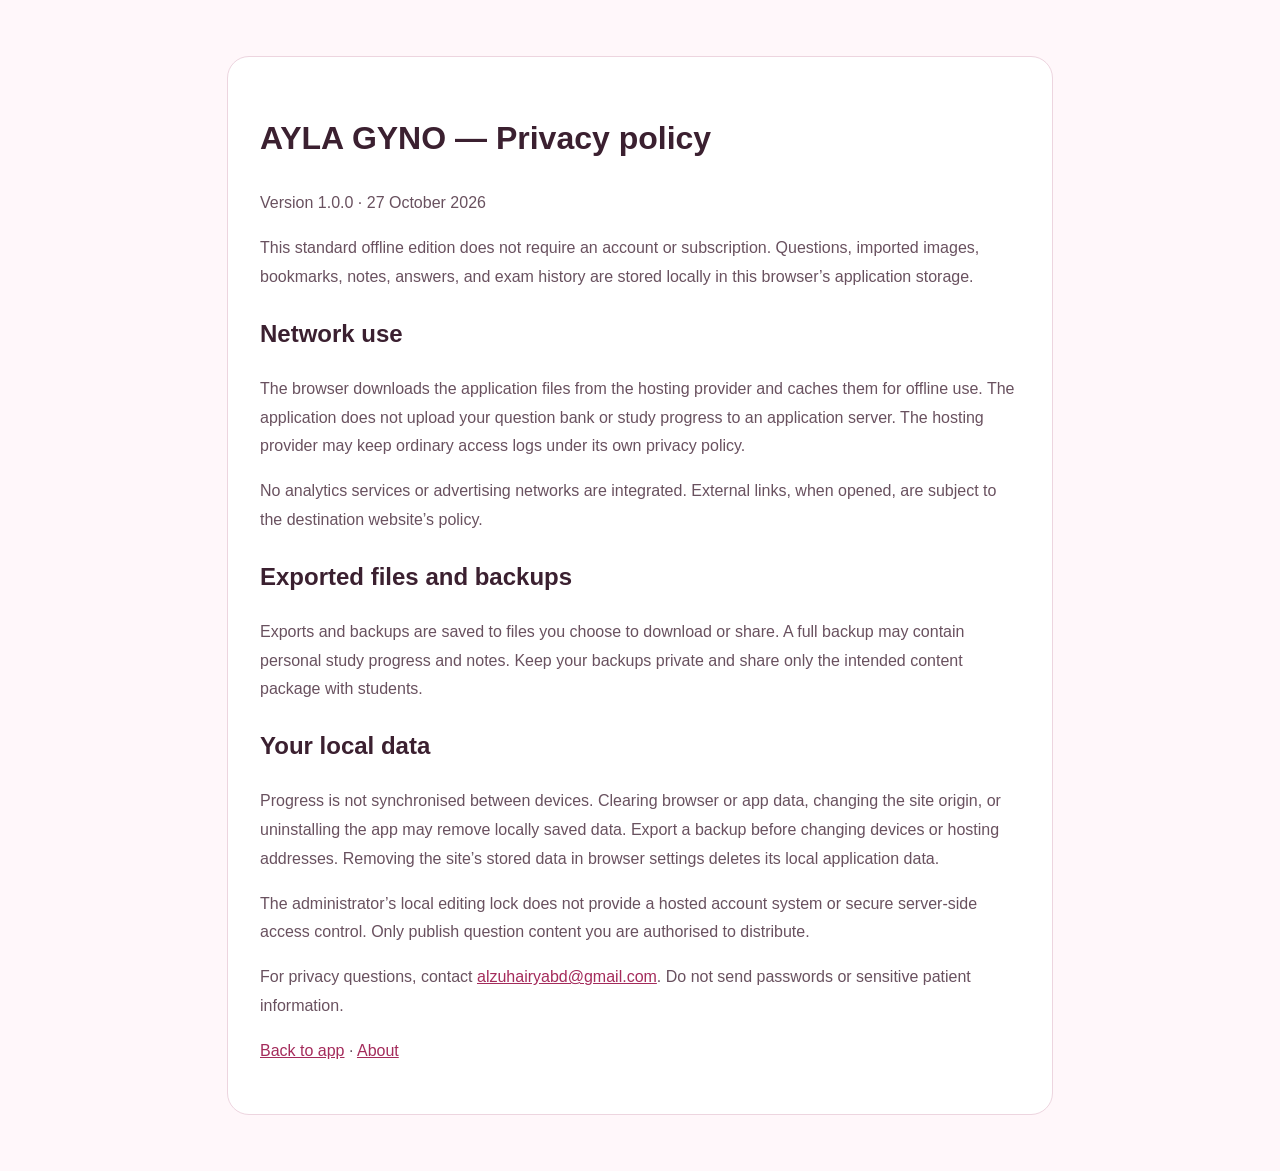
<file: privacy.html>
<!DOCTYPE html>
<html lang="en" dir="ltr"><head><meta charset="UTF-8"><meta name="viewport" content="width=device-width,initial-scale=1"><meta name="theme-color" content="#a42b5b"><title>Privacy — AYLA GYNO</title><link rel="stylesheet" href="ayla-theme.css"><style>body{font:16px/1.8 'Segoe UI',Arial,sans-serif;margin:0;padding:32px 20px}main{max-width:760px;margin:24px auto;background:var(--panel);border:1px solid var(--border);border-radius:22px;padding:32px}h1,h2{color:var(--text)}p,li{color:var(--text2)}a{color:var(--primary)}</style></head><body><main><h1>AYLA GYNO — Privacy policy</h1><p>Version 1.0.0 · 27 October 2026</p><p>This standard offline edition does not require an account or subscription. Questions, imported images, bookmarks, notes, answers, and exam history are stored locally in this browser’s application storage.</p><h2>Network use</h2><p>The browser downloads the application files from the hosting provider and caches them for offline use. The application does not upload your question bank or study progress to an application server. The hosting provider may keep ordinary access logs under its own privacy policy.</p><p>No analytics services or advertising networks are integrated. External links, when opened, are subject to the destination website’s policy.</p><h2>Exported files and backups</h2><p>Exports and backups are saved to files you choose to download or share. A full backup may contain personal study progress and notes. Keep your backups private and share only the intended content package with students.</p><h2>Your local data</h2><p>Progress is not synchronised between devices. Clearing browser or app data, changing the site origin, or uninstalling the app may remove locally saved data. Export a backup before changing devices or hosting addresses. Removing the site’s stored data in browser settings deletes its local application data.</p><p>The administrator’s local editing lock does not provide a hosted account system or secure server-side access control. Only publish question content you are authorised to distribute.</p><p>For privacy questions, contact <a href="mailto:alzuhairyabd@gmail.com">alzuhairyabd@gmail.com</a>. Do not send passwords or sensitive patient information.</p><p><a href="index.html">Back to app</a> · <a href="about.html">About</a></p></main></body></html>
</file>
<file: ui-icons.css>
/* Interface icon styling; no selectors transform imported question content. */
:root {
    --ui-icon-accent: #a42b5b;
    --ui-icon-soft: #fce9f1;
    --ui-icon-outline: #edc8d8;
}

.dark-mode {
    --ui-icon-accent: #f3adcc;
    --ui-icon-soft: #4b2c3c;
    --ui-icon-outline: #74455c;
}

.ui-icon {
    display: inline-block;
    width: 1.15em;
    height: 1.15em;
    flex: 0 0 auto;
    vertical-align: -.2em;
    overflow: visible;
    fill: none;
    stroke: currentColor;
    stroke-width: 1.8;
    stroke-linecap: round;
    stroke-linejoin: round;
    pointer-events: none;
}

.ui-icon *,
.ui-icon use {
    pointer-events: none;
}

.ui-icon.ui-icon-filled {
    fill: currentColor;
    stroke: currentColor;
}

.btn > .ui-icon {
    margin-inline-end: .35em;
    vertical-align: -.22em;
}

.btn > .ui-icon:last-child:first-child,
.btn-icon > .ui-icon {
    margin-inline: 0;
}

.btn.btn-block {
    justify-content: center;
    text-align: center;
}

.btn-icon.is-selected,
.btn-icon[aria-pressed="true"],
.bookmark-btn[aria-pressed="true"] {
    color: var(--ui-icon-accent);
    background: var(--ui-icon-soft);
    border-color: var(--ui-icon-outline);
}

.search-field {
    position: relative;
    color: var(--text-muted, #5e7083);
}

.search-field > .ui-icon {
    position: absolute;
    inset-inline-start: 14px;
    top: 23px;
    width: 20px;
    height: 20px;
    transform: translateY(-50%);
}

.search-field > input {
    padding-inline-start: 44px;
}

.card-header > .ui-icon {
    width: 1.08em;
    height: 1.08em;
    padding: .38em;
    box-sizing: content-box;
    border-radius: .65em;
    color: var(--ui-icon-accent);
    background: var(--ui-icon-soft);
}

.header-actions .btn-icon {
    display: inline-flex;
    align-items: center;
    justify-content: center;
    width: 44px;
    min-width: 44px;
    height: 44px;
    min-height: 44px;
    padding: 0;
    border: 1px solid var(--border, #dce5ef);
    border-radius: 14px;
    background: var(--panel, #fff);
    color: var(--text2, #4e6277);
    box-shadow: 0 2px 6px rgba(16, 45, 73, .035);
    transition: color .16s ease, background-color .16s ease, border-color .16s ease;
}

.header-actions .btn-icon > .ui-icon {
    width: 21px;
    height: 21px;
}

.header-actions .btn-icon:hover {
    color: var(--ui-icon-accent);
    background: var(--ui-icon-soft);
    border-color: var(--ui-icon-outline);
    transform: none;
}

.header-actions .btn-icon:focus-visible {
    outline: 2px solid var(--ui-icon-accent);
    outline-offset: 3px;
}

.nav-item > .ui-icon {
    width: 22px;
    height: 22px;
    transition: color .16s ease, opacity .16s ease;
}

.nav-item.active {
    color: var(--ui-icon-accent);
    background: var(--ui-icon-soft);
}

.nav-item.active > .ui-icon {
    opacity: 1;
}

.ui-result-icon {
    display: inline-flex;
    align-items: center;
    justify-content: center;
    color: var(--ui-icon-accent);
    font-size: 3.75rem;
    line-height: 1;
}

.ui-result-icon > .ui-icon,
.ui-icon.ui-icon-hero {
    width: 1em;
    height: 1em;
    vertical-align: 0;
}

@media (max-width: 480px) {
    .brand-block { flex-basis: 170px; }
    .brand-name { white-space: nowrap; }
    .header-actions { margin-inline-start: auto; }
}

@media (prefers-reduced-motion: reduce) {
    .header-actions .btn-icon,
    .nav-item > .ui-icon {
        transition: none;
    }
}
</file>
<file: ayla-theme.css>
/* AYLA GYNO — a quiet rose palette with accessible light and dark surfaces. */
:root {
  --bg: #fff7fa;
  --panel: #ffffff;
  --surface: #ffffff;
  --surface-hover: #fff0f5;
  --surface-strong: #f7e5ed;
  --border: #edd5df;
  --border-strong: #cfa6b8;
  --border-glow: rgba(166, 43, 91, .18);
  --text: #3b2030;
  --text2: #69515f;
  --text-muted: #786472;
  --primary: #a42b5b;
  --primary-light: #ba3b6d;
  --primary-dark: #862148;
  --primary-rgb: 164, 43, 91;
  --primary-soft: #fce9f1;
  --primary-glow: rgba(164, 43, 91, .14);
  --accent: #925282;
  --accent-light: #a16391;
  --accent-glow: rgba(146, 82, 130, .12);
  --success: #216849;
  --success-soft: #edf7f1;
  --danger: #b42f42;
  --danger-soft: #fff0f2;
  --warning: #81540b;
  --glass-rgb: 255, 255, 255;
  --shadow: 0 4px 20px rgba(89, 35, 59, .045);
  --shadow-lg: 0 12px 36px rgba(89, 35, 59, .10);
  --glow-primary: none;
  --glow-accent: none;
  --ui-icon-accent: #a42b5b;
  --ui-icon-soft: #fce9f1;
  --ui-icon-outline: #edc8d8;
  --font: 'Segoe UI', system-ui, -apple-system, BlinkMacSystemFont, sans-serif;
}
.dark-mode {
  --bg: #20171e;
  --panel: #2c2029;
  --surface: #2c2029;
  --surface-hover: #3a2935;
  --surface-strong: #49303f;
  --border: #503b48;
  --border-strong: #89687b;
  --border-glow: rgba(246, 174, 204, .20);
  --text: #fff1f7;
  --text2: #e2c6d4;
  --text-muted: #c6a9b9;
  --primary: #f3adcc;
  --primary-light: #ffc6df;
  --primary-dark: #ad3e70;
  --primary-rgb: 243, 173, 204;
  --primary-soft: #4b2c3c;
  --primary-glow: rgba(243, 173, 204, .13);
  --accent: #dcadd0;
  --accent-light: #efc7e4;
  --accent-glow: rgba(220, 173, 208, .12);
  --success: #9bdfb8;
  --success-soft: #243a2e;
  --danger: #ffb1bd;
  --danger-soft: #482931;
  --warning: #f3d397;
  --glass-rgb: 44, 32, 41;
  --shadow: 0 4px 20px rgba(0, 0, 0, .12);
  --shadow-lg: 0 12px 36px rgba(0, 0, 0, .24);
  --ui-icon-accent: #f3adcc;
  --ui-icon-soft: #4b2c3c;
  --ui-icon-outline: #74455c;
}
html { direction: ltr; }
body { background: var(--bg); color: var(--text); }
body::before, body::after { display: none; }
.app-header { background: rgba(var(--glass-rgb), .97); box-shadow: 0 2px 12px rgba(89, 35, 59, .04); }
.brand-block { flex: 1 1 210px; }
.brand-icon { background: #fff7fa; border-color: var(--border); border-radius: 14px; }
.brand-name { font-weight: 800; letter-spacing: -.5px; }
.brand-name small { font-size: .64rem; font-weight: 550; letter-spacing: .1px; color: var(--text2); }
.edition-label { font-weight: 700; color: var(--primary); }
.offline-badge { font-weight: 550; }
.main-content > .card:first-child { border-top: 3px solid var(--border-strong); }
.card { border-color: var(--border); }
.card-header { color: var(--text); font-weight: 750; }
.card-header > .ui-icon { color: var(--primary); background: var(--primary-soft); }
.stat-card { background: var(--bg); }
.stat-value { color: var(--primary); }
.btn-primary, .btn-accent { background: var(--primary); border-color: var(--primary); color: #fff; }
.btn-primary:hover, .btn-accent:hover { background: var(--primary-dark); border-color: var(--primary-dark); color: #fff; }
.dark-mode .btn-primary, .dark-mode .btn-accent { background: var(--primary); border-color: var(--primary); color: #351b2b; }
.dark-mode .btn-primary:hover, .dark-mode .btn-accent:hover { background: var(--primary-light); border-color: var(--primary-light); color: #351b2b; }
.btn-outline:hover { color: var(--primary); border-color: var(--primary); background: var(--primary-soft); }
.header-actions .btn-icon:hover { color: var(--primary); background: var(--primary-soft); border-color: var(--ui-icon-outline); }
.nav-item.active { color: var(--primary); background: var(--primary-soft); }
.bottom-nav { box-shadow: 0 -4px 18px rgba(89, 35, 59, .05); }
.option-btn.selected .option-label { color: #fff; }
.dark-mode .option-btn.selected .option-label { color: #351b2b; }
.option-btn.correct .option-label, .option-btn.wrong .option-label { color: #fff; }
.dark-mode .option-btn.correct .option-label, .dark-mode .option-btn.wrong .option-label { color: var(--panel); }
.progress-fill { background: var(--primary); }
.subject-card:hover, .book-card:hover { border-color: var(--primary); background: var(--primary-soft); }
#modalOverlay { background: rgba(38, 18, 31, .56); }
#entResumePanel { background: var(--panel) !important; color: var(--text); box-shadow: var(--shadow-lg) !important; }
input, select, textarea { caret-color: var(--primary); }
::selection { background: var(--primary-soft); color: var(--text); }
@media (max-width: 480px) {
  .brand-block { flex-basis: 196px; }
  .brand-name { font-size: 1.12rem; }
  .brand-name small { max-width: 210px; white-space: normal; line-height: 1.5; }
  .main-content { padding-top: 20px; }
}
@media (prefers-reduced-motion: reduce) {
  *, *::before, *::after { scroll-behavior: auto !important; animation-duration: .01ms !important; transition-duration: .01ms !important; }
}

/* Selected concept 02: the maternal A identity, with an accessible dark version. */
.brand-block { flex: 1 1 204px; min-width: 0; }
.brand-block .logo { display: block; width: 186px; max-width: 100%; height: 72px; margin: -7px 0 -2px; line-height: 1; }
.brand-wordmark { display: block; width: 100%; height: 100%; object-fit: contain; object-position: left center; }
.brand-wordmark-dark { display: none; }
.dark-mode .brand-wordmark-light { display: none; }
.dark-mode .brand-wordmark-dark { display: block; }
.brand-subtitle { margin: 0; color: var(--text2); font-size: .64rem; font-weight: 550; line-height: 1.5; letter-spacing: .05px; }
.brand-block .offline-badge { margin: 3px 0 0; font-size: .66rem; }
.brand-sr-only { position: absolute; width: 1px; height: 1px; padding: 0; margin: -1px; overflow: hidden; clip-path: inset(50%); white-space: nowrap; border: 0; }
@media (max-width: 480px) {
  .brand-block { flex: 1 1 144px; }
  .brand-block .logo { width: 148px; height: 62px; margin-top: -6px; }
  .brand-subtitle { max-width: 175px; font-size: .6rem; }
}
</file>
